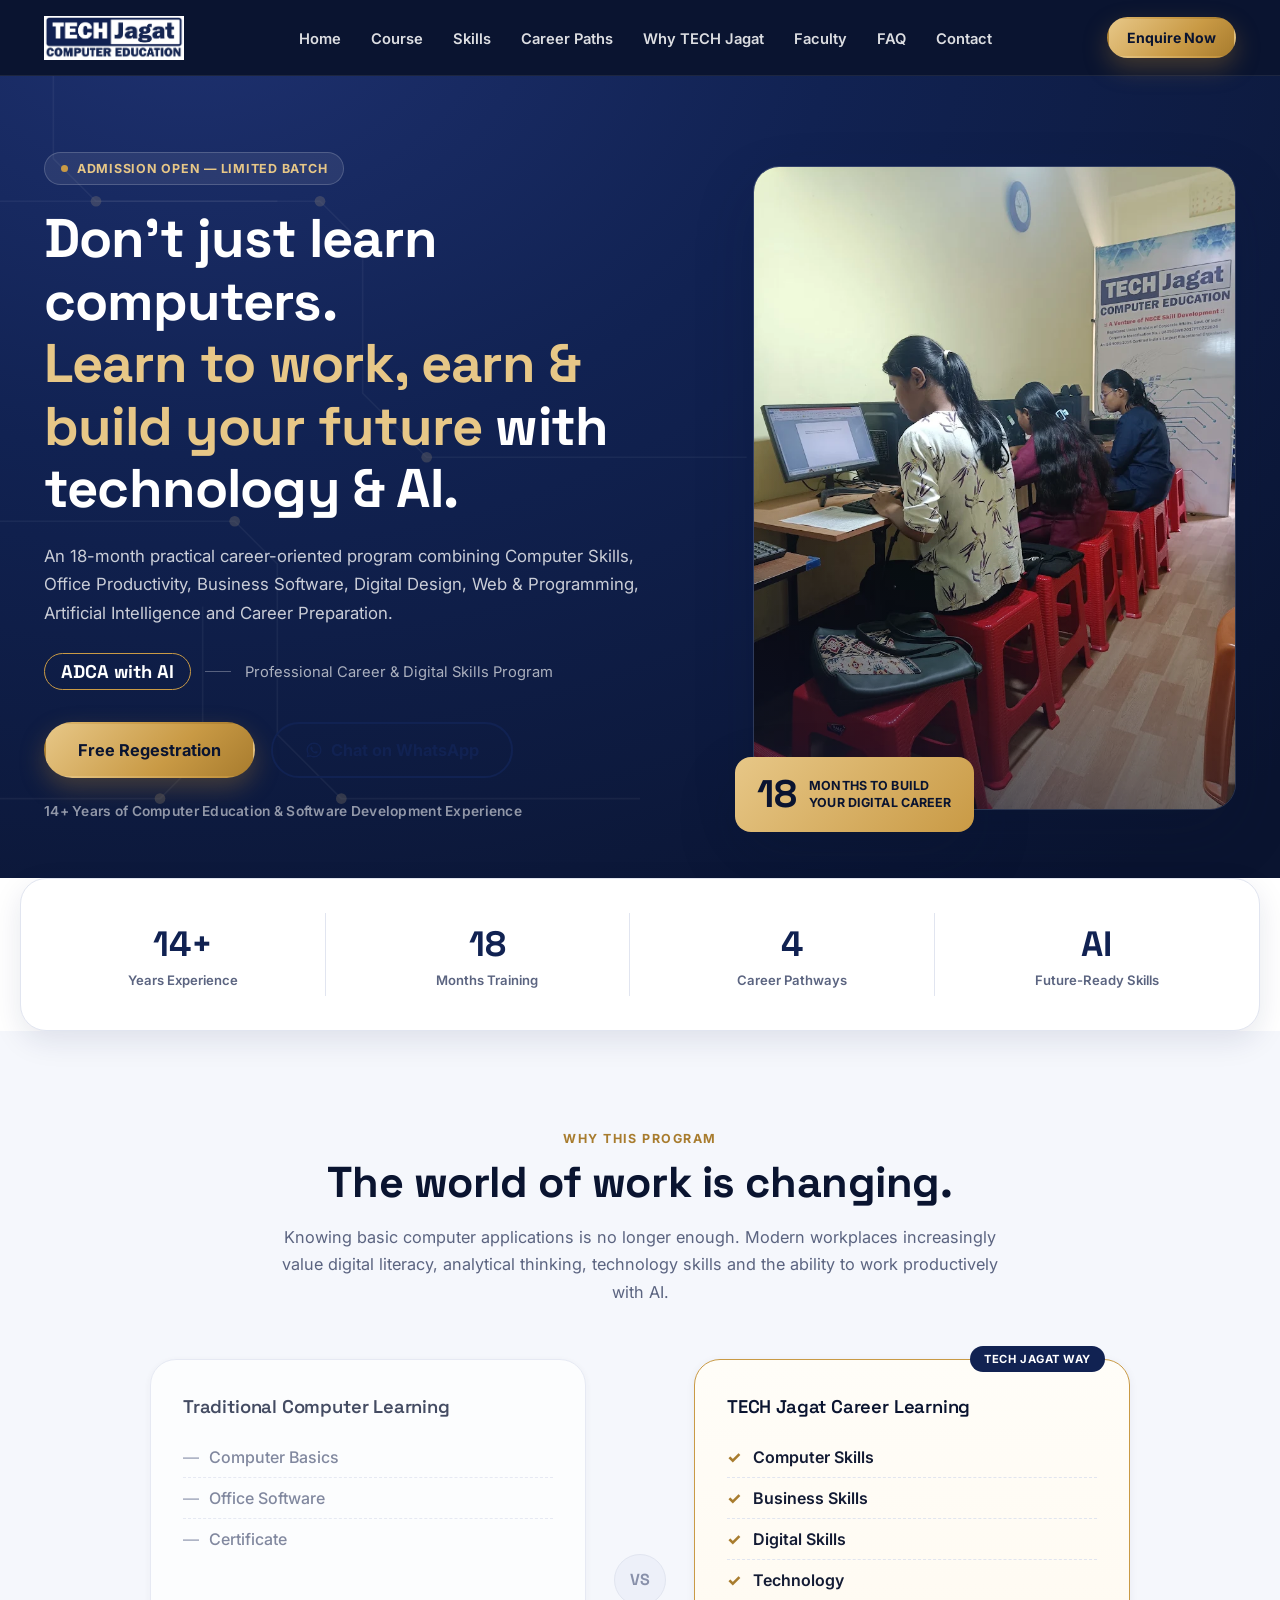
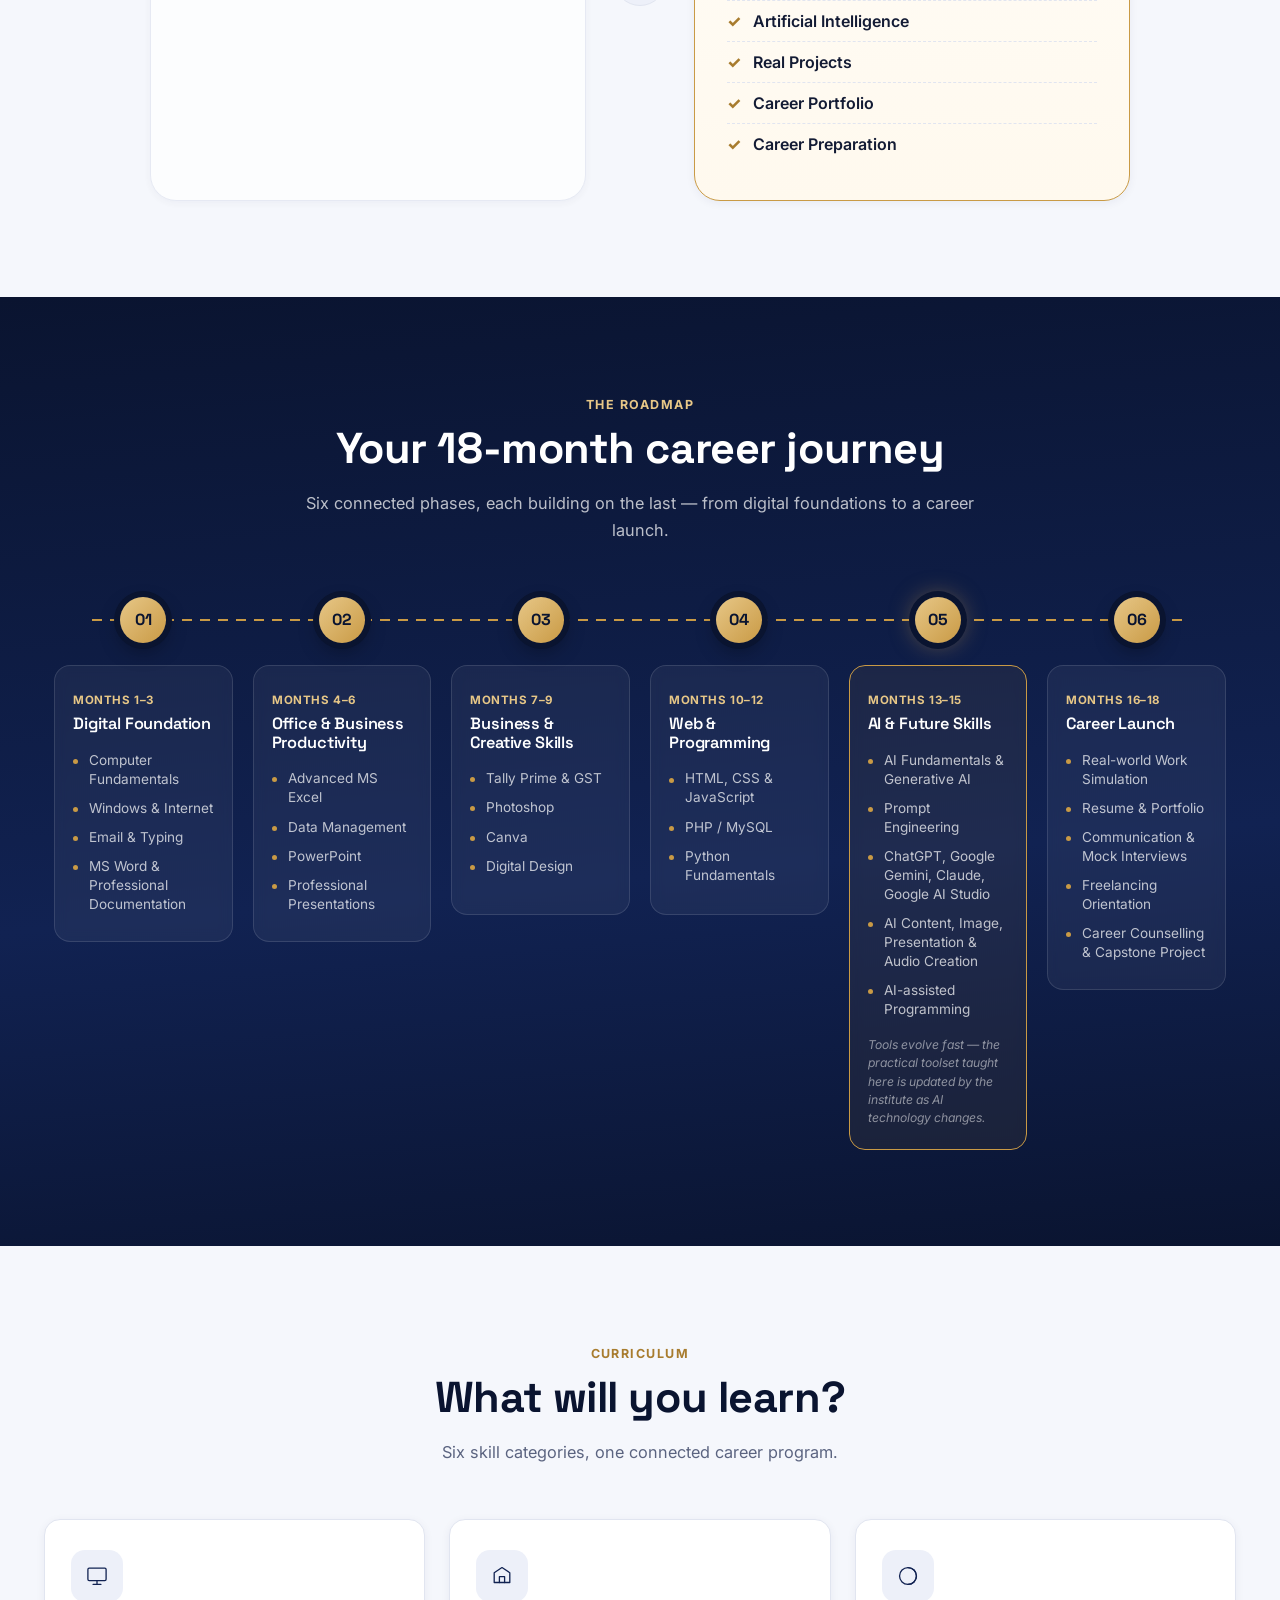
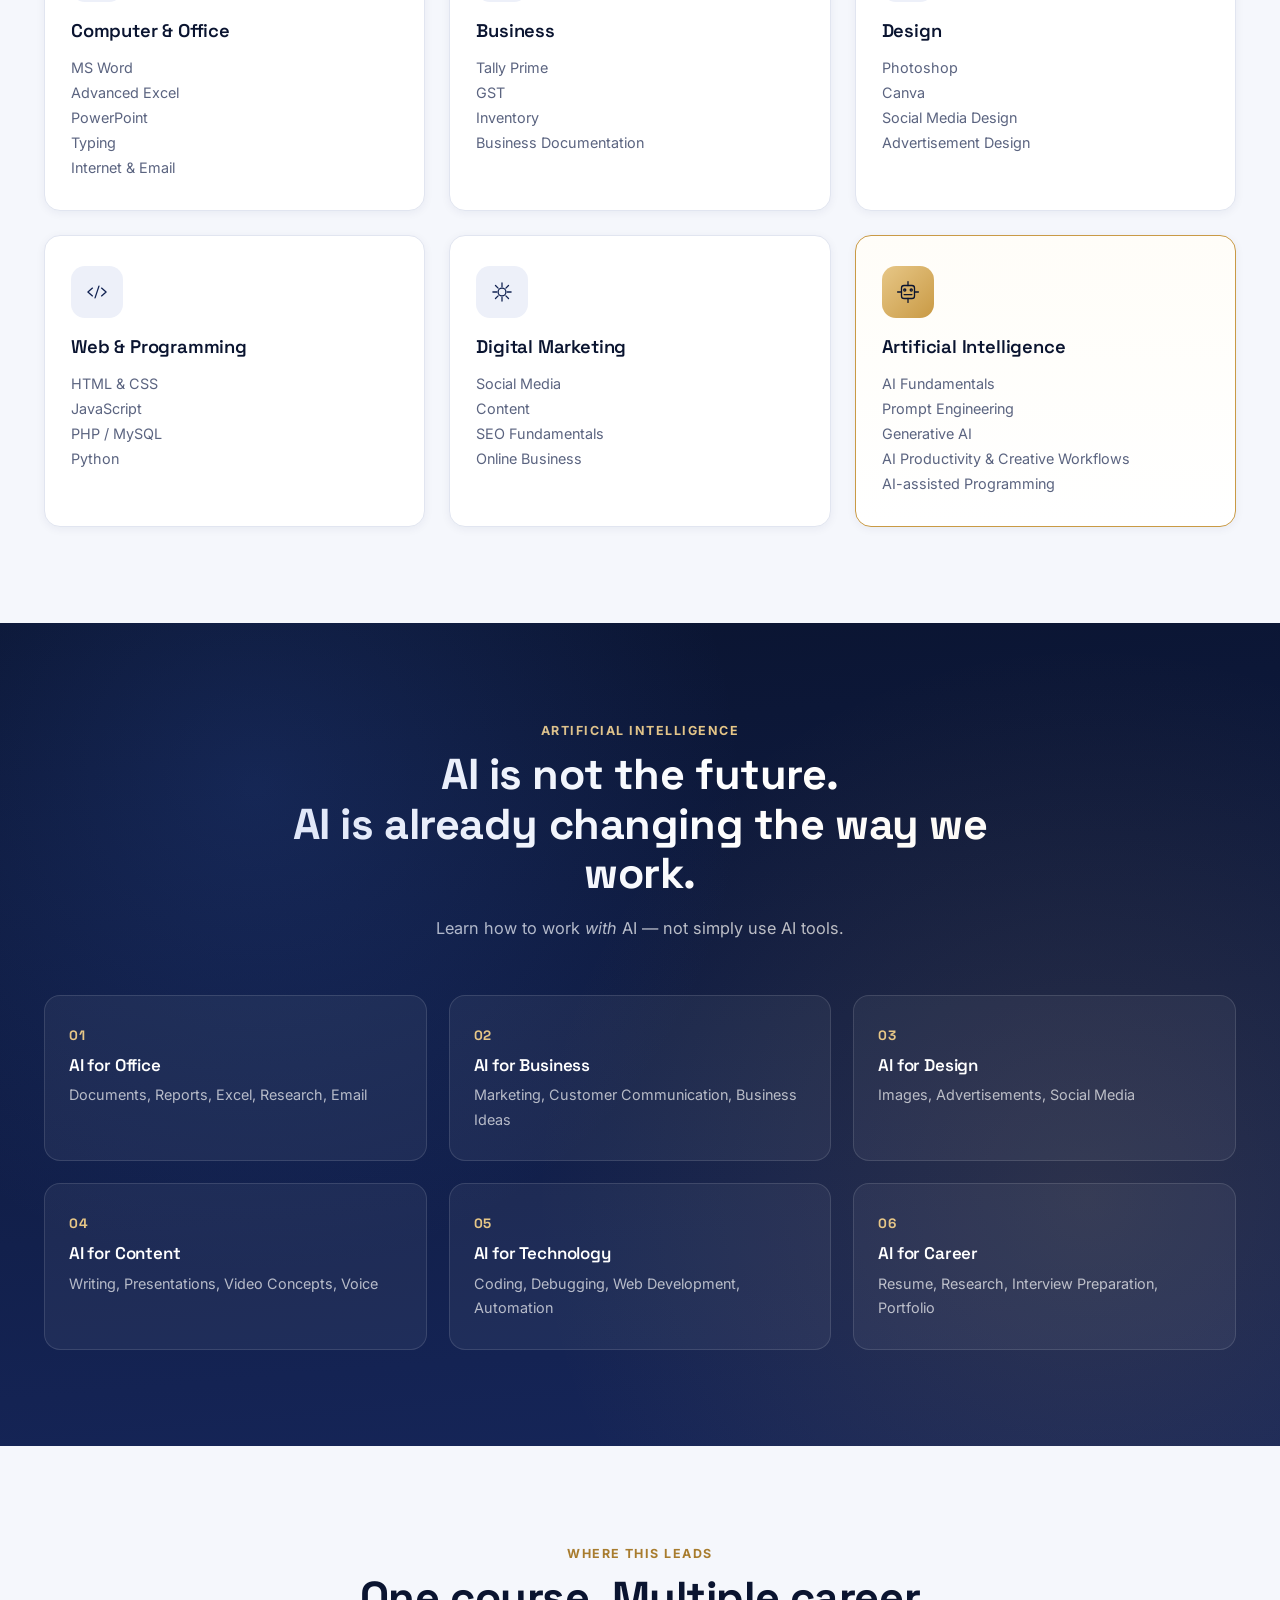
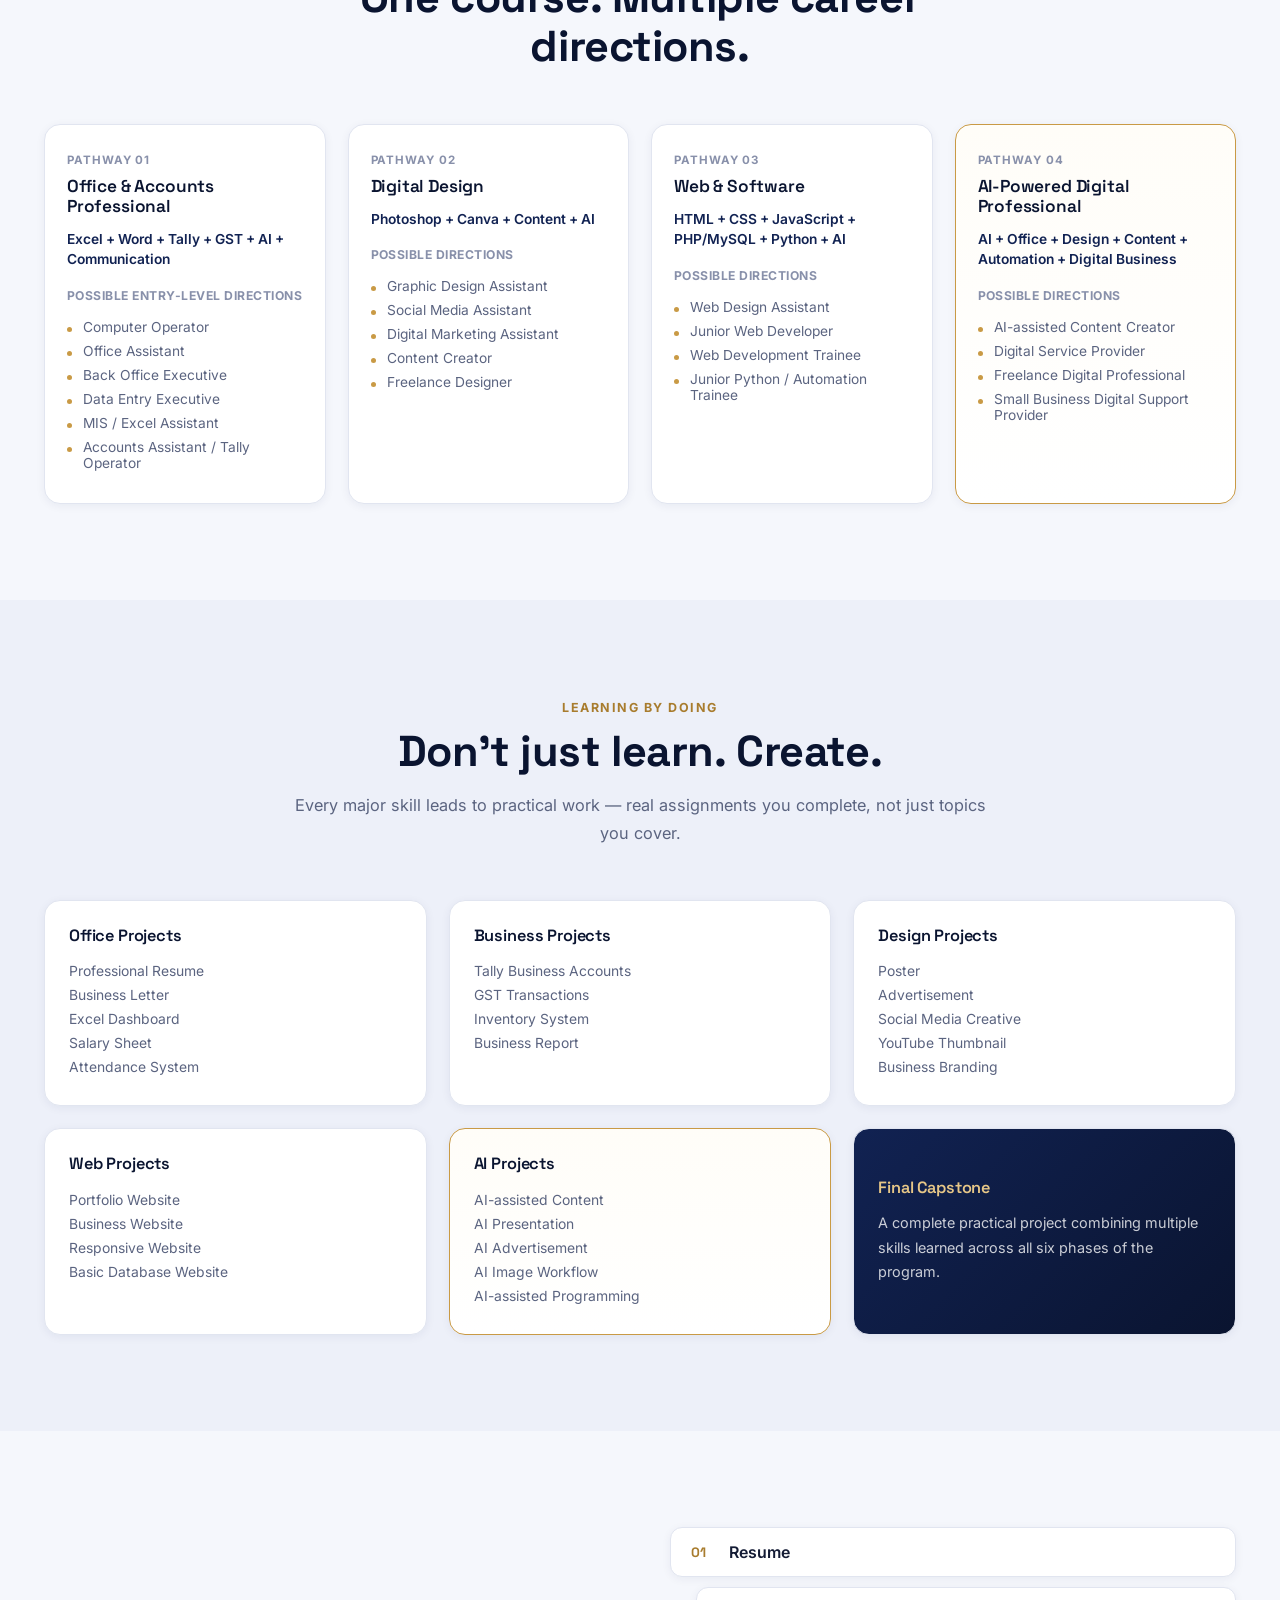
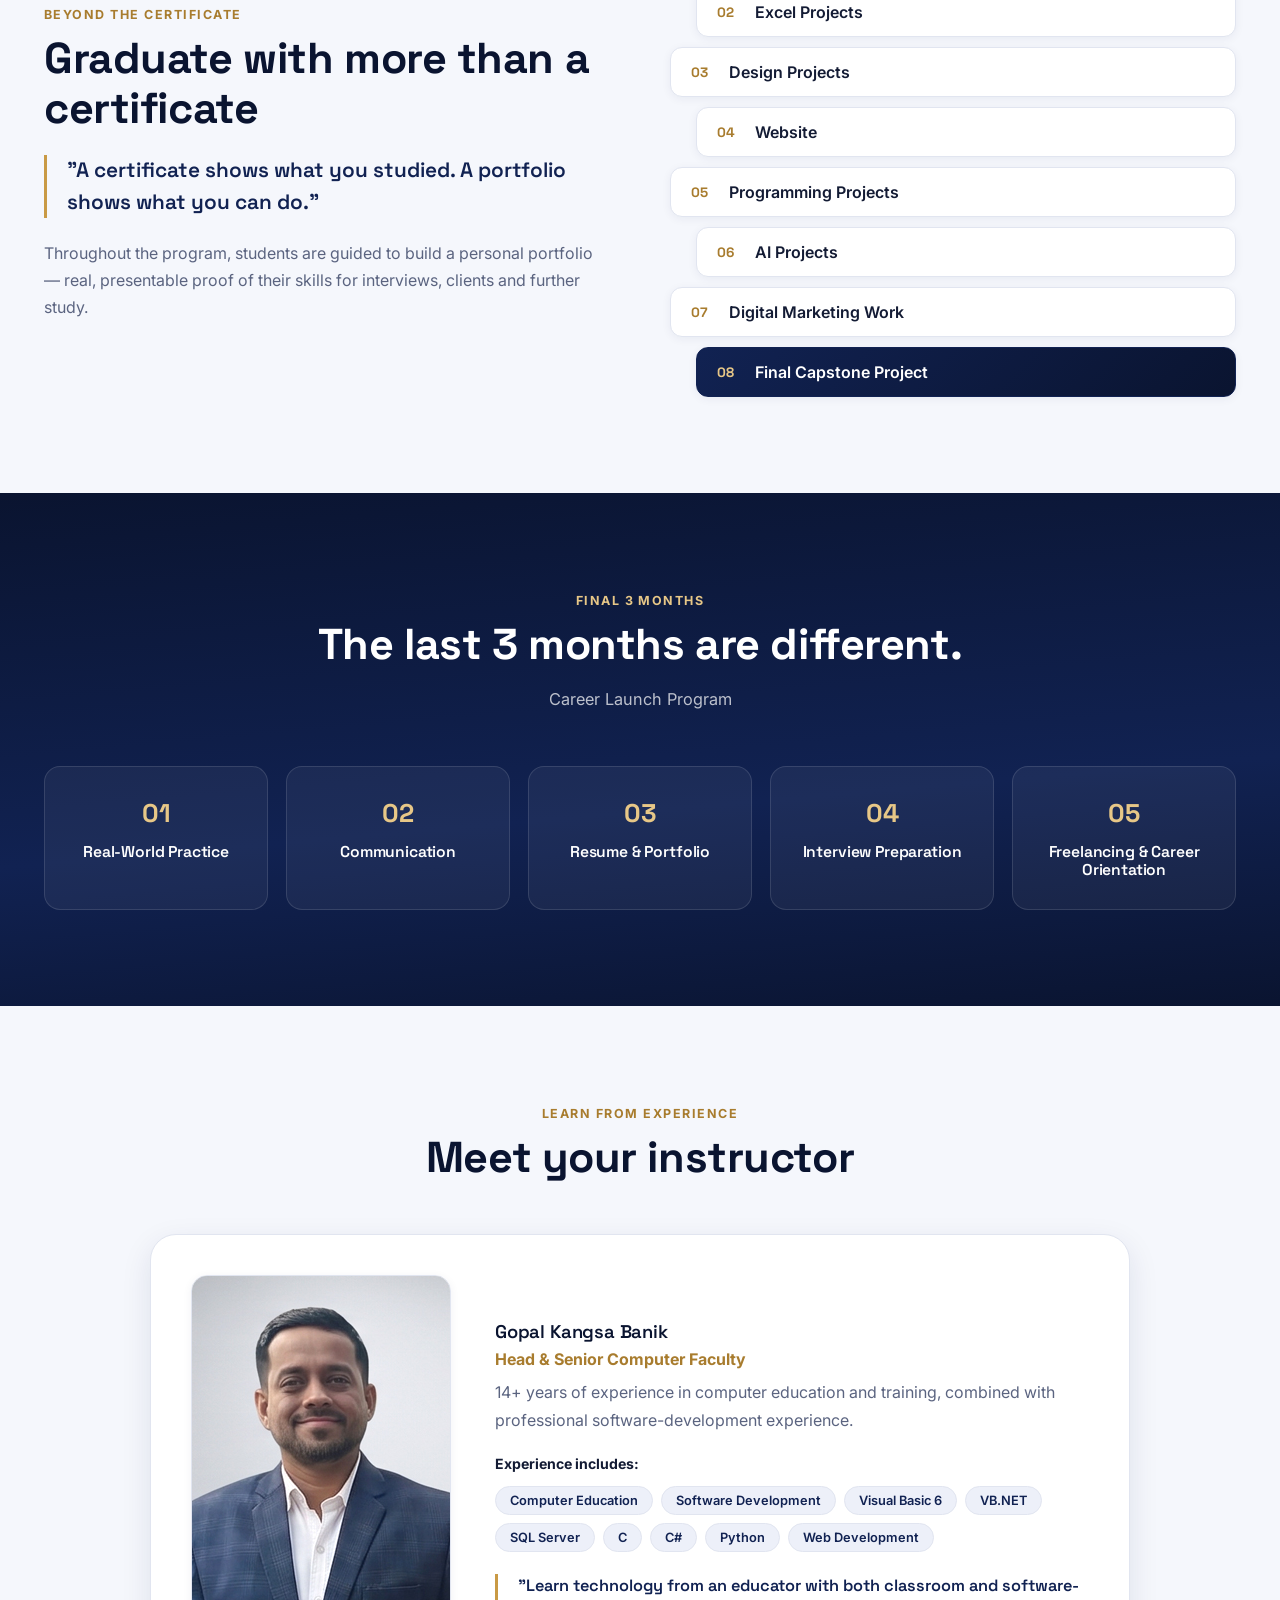
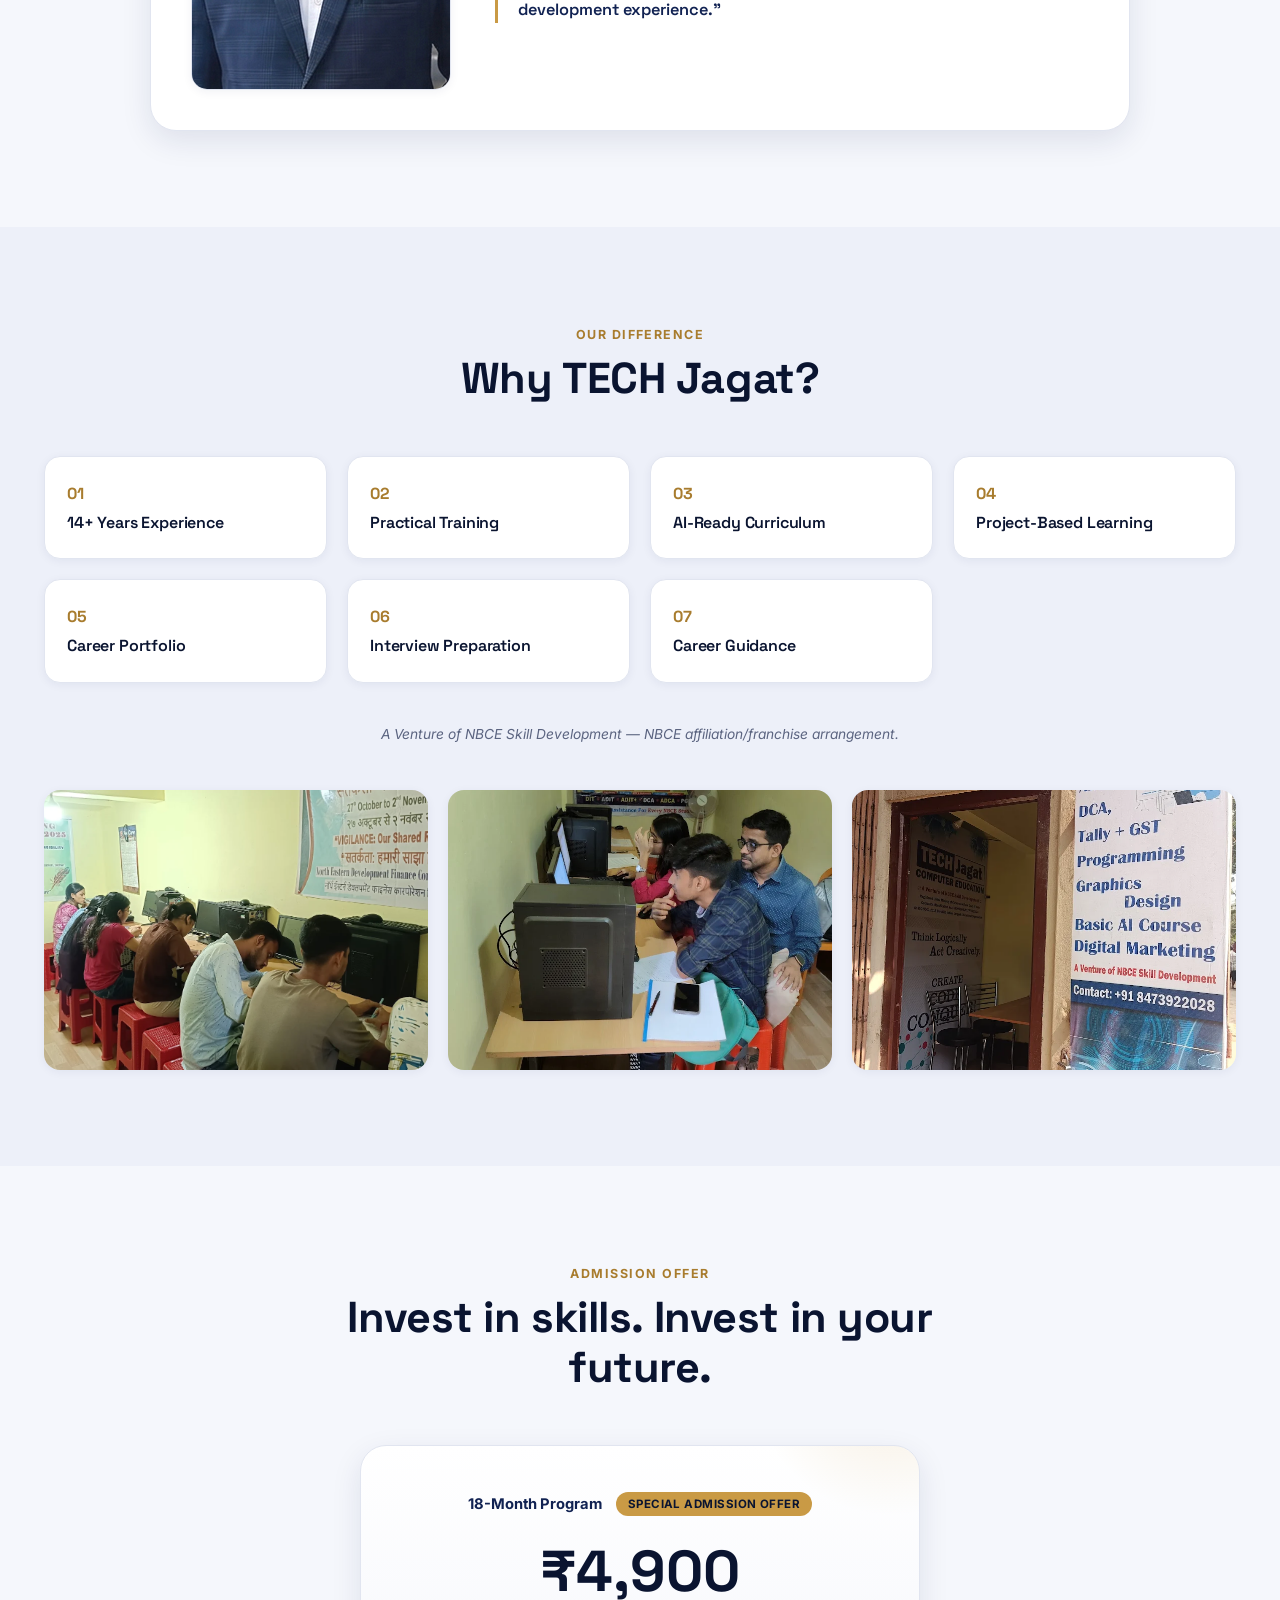
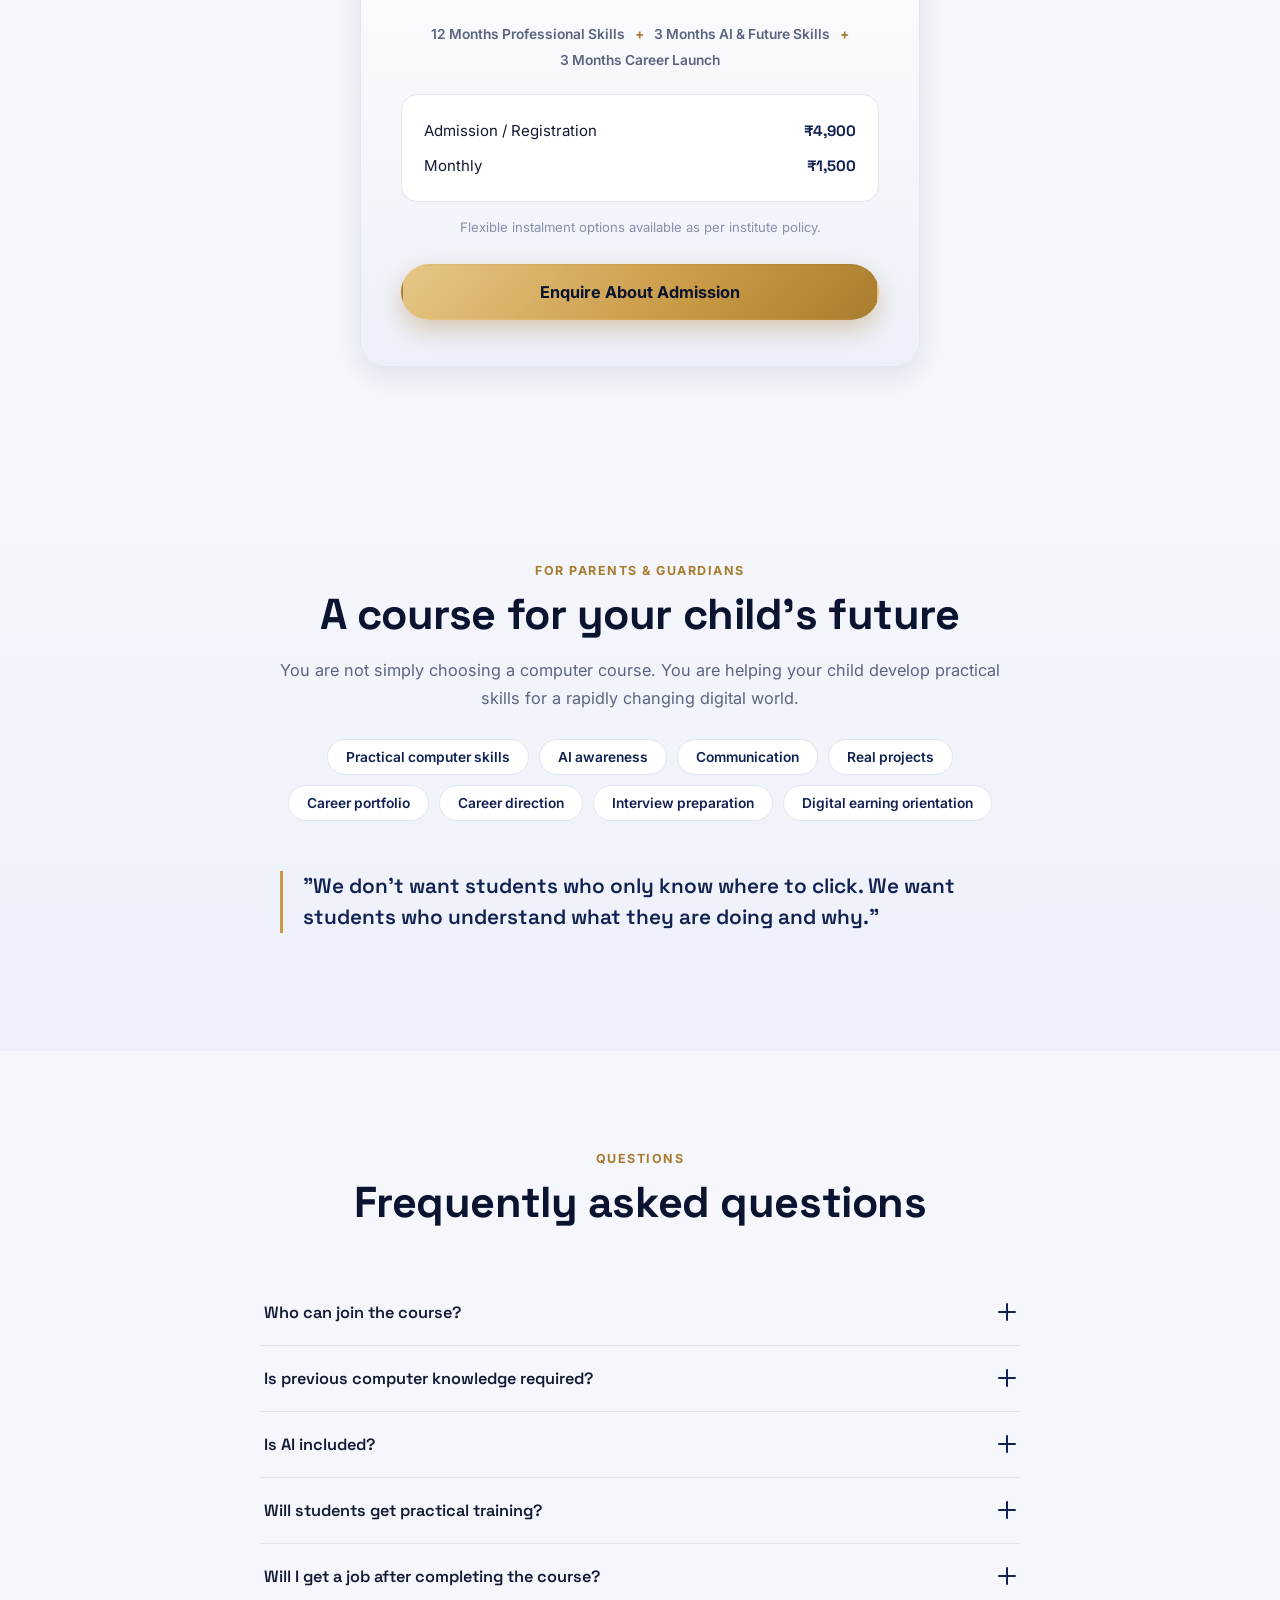
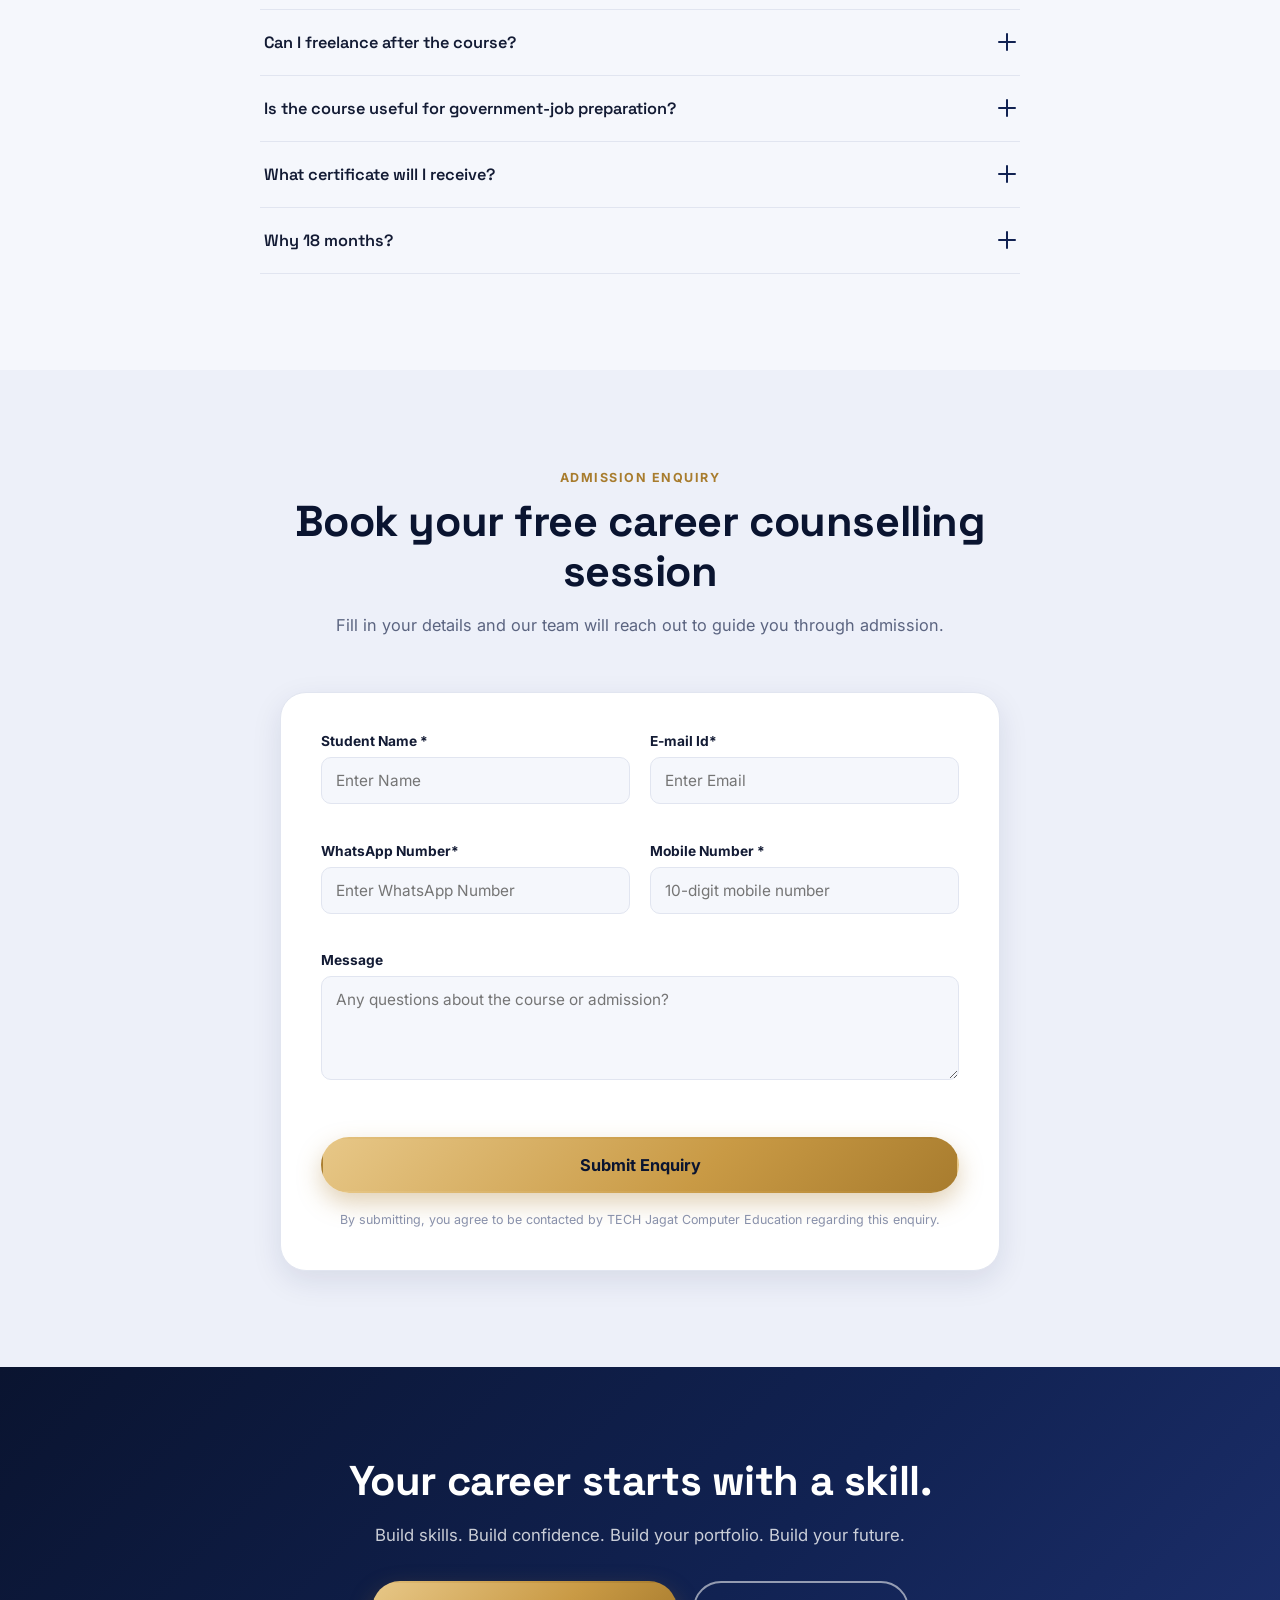
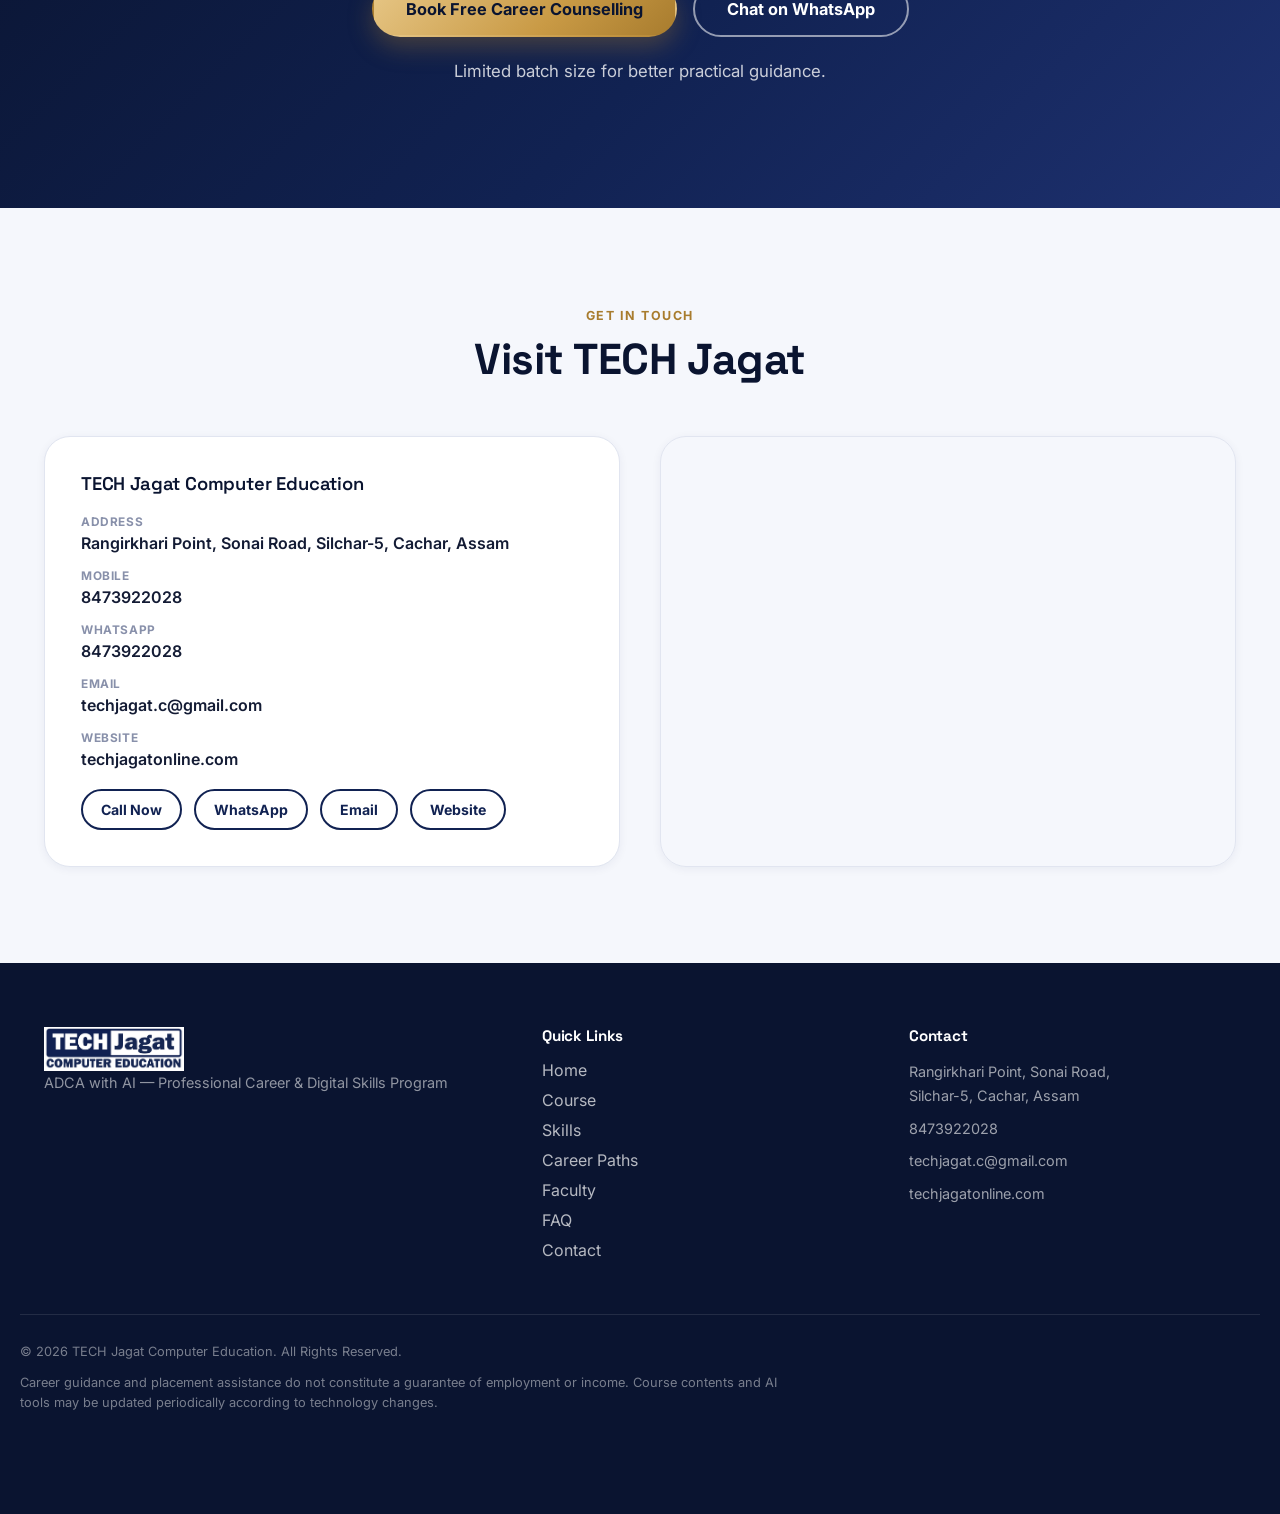
<file: ADCAWithAI.html>
<!DOCTYPE html>
<html lang="en">
<head>
<meta charset="UTF-8">
<meta name="viewport" content="width=device-width, initial-scale=1.0">
<title>ADCA with AI in Silchar | TECH Jagat Computer Education</title>
<meta name="description" content="Join TECH Jagat Computer Education's 18-month ADCA with AI Professional Career & Digital Skills Program in Silchar, Assam. Learn computer skills, Excel, Tally, design, web development, Python, AI and career skills.">
<meta name="keywords" content="ADCA course in Silchar, Computer course in Silchar, Computer institute in Silchar, AI course in Silchar, Job oriented computer course, Computer training in Silchar, Tally course in Silchar, Advanced Excel course, Web development course, Python course, AI skills, TECH Jagat Computer Education">
<meta name="robots" content="index, follow">
<meta property="og:title" content="ADCA with AI in Silchar | TECH Jagat Computer Education">
<meta property="og:description" content="18-month Professional Career & Digital Skills Program combining Office Skills, Business Software, Design, Web Development, AI and Career Preparation.">
<meta property="og:type" content="website">
<meta property="og:image" content="assets/logo.png">
<link rel="icon" href="assets/TechJagat_icon.png" type="image/png">
<link rel="preconnect" href="https://fonts.googleapis.com">
<link rel="preconnect" href="https://fonts.gstatic.com" crossorigin>
<link href="https://fonts.googleapis.com/css2?family=Space+Grotesk:wght@500;600;700&family=Inter:wght@400;500;600;700;800&display=swap" rel="stylesheet">
<link rel="stylesheet" href="style.css">
</head>
<body>

<!-- ============ SKIP LINK ============ -->
<a class="skip-link" href="#main">Skip to main content</a>

<!-- ============ STICKY NAV ============ -->
<header class="site-header" id="siteHeader">
  <div class="nav-wrap container">
    <a href="#home" class="brand" aria-label="TECH Jagat Computer Education — Home">
      <img src="assets/logo.png" alt="TECH Jagat Computer Education logo" class="brand-logo" width="220" height="70">
    </a>

    <nav class="main-nav" id="mainNav" aria-label="Primary">
      <ul>
        <li><a href="#home">Home</a></li>
        <li><a href="#course">Course</a></li>
        <li><a href="#skills">Skills</a></li>
        <li><a href="#careers">Career Paths</a></li>
        <li><a href="#why">Why TECH Jagat</a></li>
        <li><a href="#faculty">Faculty</a></li>
        <li><a href="#faq">FAQ</a></li>
        <li><a href="#contact">Contact</a></li>
      </ul>
    </nav>

    <div class="nav-actions">
      <!--<a href="#enquiry" class="btn btn-accent btn-sm">Enquire Now</a>-->
      <a href="https://script.google.com/macros/s/AKfycbwt80OF_AM1fFfsGf42hnmYx5gBLpoLjS8endJNIJGqi2sb6LVzJbfO44KoLXtSWFqolQ/exec?partner=TJ-CP-001" class="btn btn-accent btn-sm">Enquire Now</a>
      <button class="hamburger" id="hamburgerBtn" aria-label="Open menu" aria-expanded="false" aria-controls="mainNav">
        <span></span><span></span><span></span>
      </button>
    </div>
  </div>
</header>

<main id="main">

<!-- ============ 1. HERO ============ -->
<section class="hero" id="home">
  <div class="hero-bg" aria-hidden="true">
    <svg class="circuit-svg" viewBox="0 0 1200 800" preserveAspectRatio="xMaxYMid slice">
      <g class="circuit-lines">
        <path d="M0 120 H300 L340 160 V300 L400 360 H700" />
        <path d="M0 420 H220 L260 460 V620 L320 680 H600" />
        <path d="M0 680 H150 L190 640 V500" />
        <path d="M50 0 V80 L90 120 H260" />
      </g>
      <g class="circuit-nodes">
        <circle cx="300" cy="120" r="5"/>
        <circle cx="400" cy="360" r="5"/>
        <circle cx="220" cy="420" r="5"/>
        <circle cx="320" cy="680" r="5"/>
        <circle cx="150" cy="680" r="5"/>
        <circle cx="90" cy="120" r="5"/>
      </g>
    </svg>
  </div>

  <div class="container hero-grid">
    <div class="hero-copy">
      <span class="badge">
        <span class="badge-dot"></span> Admission Open — Limited Batch
      </span>

      <h1 class="hero-headline">
        Don't just learn computers.<br>
        <span class="accent-text">Learn to work, earn &amp; build your future</span> with technology &amp; AI.
      </h1>

      <p class="hero-sub">
        An 18-month practical career-oriented program combining Computer Skills, Office Productivity, Business Software, Digital Design, Web &amp; Programming, Artificial Intelligence and Career Preparation.
      </p>

      <div class="hero-course-tag">
        <span class="hct-name">ADCA with AI</span>
        <span class="hct-line"></span>
        <span class="hct-desc">Professional Career &amp; Digital Skills Program</span>
      </div>

      <div class="hero-ctas">
        <a href="https://script.google.com/macros/s/AKfycbwt80OF_AM1fFfsGf42hnmYx5gBLpoLjS8endJNIJGqi2sb6LVzJbfO44KoLXtSWFqolQ/exec?partner=TJ-CP-001" class="btn btn-accent btn-lg">Free Regestration</a>
        <a href="https://wa.me/918473922028?text=Hi%2C%20I%20want%20to%20know%20more%20about%20ADCA%20with%20AI" target="_blank" rel="noopener" class="btn btn-outline btn-lg">
          <svg width="18" height="18" viewBox="0 0 24 24" fill="currentColor" aria-hidden="true"><path d="M12.01 2C6.48 2 2 6.48 2 12c0 1.85.5 3.58 1.36 5.07L2 22l5.06-1.33A9.94 9.94 0 0 0 12.01 22C17.53 22 22 17.52 22 12S17.53 2 12.01 2Zm0 18.15c-1.63 0-3.15-.44-4.46-1.2l-.32-.19-3.01.79.8-2.93-.21-.3A8.16 8.16 0 0 1 3.85 12c0-4.5 3.66-8.15 8.16-8.15S20.17 7.5 20.17 12s-3.66 8.15-8.16 8.15Zm4.48-6.12c-.25-.12-1.45-.71-1.67-.79-.22-.08-.39-.12-.55.12-.16.25-.63.79-.78.95-.14.16-.29.18-.54.06-.25-.12-1.04-.38-1.98-1.21-.73-.65-1.23-1.46-1.37-1.71-.14-.25-.02-.38.11-.51.11-.11.25-.29.37-.43.12-.14.16-.25.25-.41.08-.16.04-.31-.02-.43-.06-.12-.55-1.32-.75-1.81-.2-.48-.4-.41-.55-.42-.14-.01-.31-.01-.47-.01-.16 0-.43.06-.65.31-.22.25-.86.84-.86 2.04 0 1.2.88 2.36 1 2.52.12.16 1.73 2.64 4.2 3.7.59.25 1.05.4 1.41.52.59.19 1.13.16 1.56.1.48-.07 1.45-.59 1.65-1.16.2-.57.2-1.06.14-1.16-.06-.11-.22-.17-.47-.29Z"/></svg>
          Chat on WhatsApp
        </a>
      </div>

      <p class="hero-trust">14+ Years of Computer Education &amp; Software Development Experience</p>
    </div>

    <div class="hero-media">
      <div class="hero-photo-frame">
        <img src="assets/classroom-1.webp" alt="Students practising on computers at TECH Jagat Computer Education, Silchar" loading="eager" width="765" height="1020">
      </div>
      <div class="hero-duration-card">
        <span class="hdc-num">18</span>
        <span class="hdc-label">Months to build<br>your digital career</span>
      </div>
    </div>
  </div>
</section>

<!-- ============ 2. QUICK STATS ============ -->
<section class="stats-strip">
  <div class="container stats-grid">
    <div class="stat-card">
      <span class="stat-num">14+</span>
      <span class="stat-label">Years Experience</span>
    </div>
    <div class="stat-card">
      <span class="stat-num">18</span>
      <span class="stat-label">Months Training</span>
    </div>
    <div class="stat-card">
      <span class="stat-num">4</span>
      <span class="stat-label">Career Pathways</span>
    </div>
    <div class="stat-card">
      <span class="stat-num">AI</span>
      <span class="stat-label">Future-Ready Skills</span>
    </div>
  </div>
</section>

<!-- ============ 3. WHY THIS COURSE ============ -->
<section class="section" id="course">
  <div class="container">
    <div class="section-head center">
      <span class="eyebrow">Why This Program</span>
      <h2>The world of work is changing.</h2>
      <p class="section-sub">Knowing basic computer applications is no longer enough. Modern workplaces increasingly value digital literacy, analytical thinking, technology skills and the ability to work productively with AI.</p>
    </div>

    <div class="compare-grid">
      <div class="compare-card compare-old">
        <h3>Traditional Computer Learning</h3>
        <ul class="compare-list">
          <li>Computer Basics</li>
          <li>Office Software</li>
          <li>Certificate</li>
        </ul>
      </div>

      <div class="compare-vs" aria-hidden="true">VS</div>

      <div class="compare-card compare-new">
        <span class="compare-flag">TECH Jagat Way</span>
        <h3>TECH Jagat Career Learning</h3>
        <ul class="compare-list compare-list-new">
          <li>Computer Skills</li>
          <li>Business Skills</li>
          <li>Digital Skills</li>
          <li>Technology</li>
          <li>Artificial Intelligence</li>
          <li>Real Projects</li>
          <li>Career Portfolio</li>
          <li>Career Preparation</li>
        </ul>
      </div>
    </div>
  </div>
</section>

<!-- ============ 4. COURSE JOURNEY ============ -->
<section class="section section-dark" id="journey">
  <div class="container">
    <div class="section-head center light">
      <span class="eyebrow eyebrow-light">The Roadmap</span>
      <h2>Your 18-month career journey</h2>
      <p class="section-sub sub-light">Six connected phases, each building on the last — from digital foundations to a career launch.</p>
    </div>

    <div class="journey-track" role="list">

      <div class="journey-phase" role="listitem">
        <div class="jp-node">01</div>
        <div class="jp-card">
          <span class="jp-months">Months 1–3</span>
          <h3>Digital Foundation</h3>
          <ul>
            <li>Computer Fundamentals</li>
            <li>Windows &amp; Internet</li>
            <li>Email &amp; Typing</li>
            <li>MS Word &amp; Professional Documentation</li>
          </ul>
        </div>
      </div>

      <div class="journey-phase" role="listitem">
        <div class="jp-node">02</div>
        <div class="jp-card">
          <span class="jp-months">Months 4–6</span>
          <h3>Office &amp; Business Productivity</h3>
          <ul>
            <li>Advanced MS Excel</li>
            <li>Data Management</li>
            <li>PowerPoint</li>
            <li>Professional Presentations</li>
          </ul>
        </div>
      </div>

      <div class="journey-phase" role="listitem">
        <div class="jp-node">03</div>
        <div class="jp-card">
          <span class="jp-months">Months 7–9</span>
          <h3>Business &amp; Creative Skills</h3>
          <ul>
            <li>Tally Prime &amp; GST</li>
            <li>Photoshop</li>
            <li>Canva</li>
            <li>Digital Design</li>
          </ul>
        </div>
      </div>

      <div class="journey-phase" role="listitem">
        <div class="jp-node">04</div>
        <div class="jp-card">
          <span class="jp-months">Months 10–12</span>
          <h3>Web &amp; Programming</h3>
          <ul>
            <li>HTML, CSS &amp; JavaScript</li>
            <li>PHP / MySQL</li>
            <li>Python Fundamentals</li>
          </ul>
        </div>
      </div>

      <div class="journey-phase jp-ai" role="listitem">
        <div class="jp-node">05</div>
        <div class="jp-card">
          <span class="jp-months">Months 13–15</span>
          <h3>AI &amp; Future Skills</h3>
          <ul>
            <li>AI Fundamentals &amp; Generative AI</li>
            <li>Prompt Engineering</li>
            <li>ChatGPT, Google Gemini, Claude, Google AI Studio</li>
            <li>AI Content, Image, Presentation &amp; Audio Creation</li>
            <li>AI-assisted Programming</li>
          </ul>
          <p class="jp-note">Tools evolve fast — the practical toolset taught here is updated by the institute as AI technology changes.</p>
        </div>
      </div>

      <div class="journey-phase" role="listitem">
        <div class="jp-node">06</div>
        <div class="jp-card">
          <span class="jp-months">Months 16–18</span>
          <h3>Career Launch</h3>
          <ul>
            <li>Real-world Work Simulation</li>
            <li>Resume &amp; Portfolio</li>
            <li>Communication &amp; Mock Interviews</li>
            <li>Freelancing Orientation</li>
            <li>Career Counselling &amp; Capstone Project</li>
          </ul>
        </div>
      </div>

    </div>
  </div>
</section>

<!-- ============ 5. SKILLS SECTION ============ -->
<section class="section" id="skills">
  <div class="container">
    <div class="section-head center">
      <span class="eyebrow">Curriculum</span>
      <h2>What will you learn?</h2>
      <p class="section-sub">Six skill categories, one connected career program.</p>
    </div>

    <div class="skills-grid">
      <div class="skill-card">
        <div class="skill-icon" aria-hidden="true">
          <svg viewBox="0 0 40 40"><rect x="6" y="8" width="28" height="19" rx="2"/><path d="M14 33h12M20 27v6"/></svg>
        </div>
        <h3>Computer &amp; Office</h3>
        <ul><li>MS Word</li><li>Advanced Excel</li><li>PowerPoint</li><li>Typing</li><li>Internet &amp; Email</li></ul>
      </div>

      <div class="skill-card">
        <div class="skill-icon" aria-hidden="true">
          <svg viewBox="0 0 40 40"><path d="M8 30V15l12-8 12 8v15z"/><path d="M16 30v-9h8v9"/></svg>
        </div>
        <h3>Business</h3>
        <ul><li>Tally Prime</li><li>GST</li><li>Inventory</li><li>Business Documentation</li></ul>
      </div>

      <div class="skill-card">
        <div class="skill-icon" aria-hidden="true">
          <svg viewBox="0 0 40 40"><circle cx="20" cy="20" r="13"/><path d="M20 7a13 13 0 0 1 0 26"/></svg>
        </div>
        <h3>Design</h3>
        <ul><li>Photoshop</li><li>Canva</li><li>Social Media Design</li><li>Advertisement Design</li></ul>
      </div>

      <div class="skill-card">
        <div class="skill-icon" aria-hidden="true">
          <svg viewBox="0 0 40 40"><path d="M13 14 6 20l7 6M27 14l7 6-7 6M23 11l-6 18"/></svg>
        </div>
        <h3>Web &amp; Programming</h3>
        <ul><li>HTML &amp; CSS</li><li>JavaScript</li><li>PHP / MySQL</li><li>Python</li></ul>
      </div>

      <div class="skill-card">
        <div class="skill-icon" aria-hidden="true">
          <svg viewBox="0 0 40 40"><path d="M20 6v6M20 28v6M6 20h6M28 20h6M10 10l4 4M26 26l4 4M30 10l-4 4M14 26l-4 4"/><circle cx="20" cy="20" r="6"/></svg>
        </div>
        <h3>Digital Marketing</h3>
        <ul><li>Social Media</li><li>Content</li><li>SEO Fundamentals</li><li>Online Business</li></ul>
      </div>

      <div class="skill-card skill-card-ai">
        <div class="skill-icon" aria-hidden="true">
          <svg viewBox="0 0 40 40"><rect x="10" y="10" width="20" height="20" rx="4"/><path d="M20 4v6M20 30v6M4 20h6M30 20h6"/><circle cx="15" cy="17" r="1.6"/><circle cx="25" cy="17" r="1.6"/><path d="M14 24h12"/></svg>
        </div>
        <h3>Artificial Intelligence</h3>
        <ul><li>AI Fundamentals</li><li>Prompt Engineering</li><li>Generative AI</li><li>AI Productivity &amp; Creative Workflows</li><li>AI-assisted Programming</li></ul>
      </div>
    </div>
  </div>
</section>

<!-- ============ 6. AI SECTION ============ -->
<section class="section section-ai" id="ai">
  <div class="ai-bg-pattern" aria-hidden="true"></div>
  <div class="container">
    <div class="section-head center light">
      <span class="eyebrow eyebrow-ai">Artificial Intelligence</span>
      <h2>AI is not the future.<br>AI is already changing the way we work.</h2>
      <p class="section-sub sub-light">Learn how to work <em>with</em> AI — not simply use AI tools.</p>
    </div>

    <div class="ai-grid">
      <div class="ai-card">
        <span class="ai-card-num">01</span>
        <h3>AI for Office</h3>
        <p>Documents, Reports, Excel, Research, Email</p>
      </div>
      <div class="ai-card">
        <span class="ai-card-num">02</span>
        <h3>AI for Business</h3>
        <p>Marketing, Customer Communication, Business Ideas</p>
      </div>
      <div class="ai-card">
        <span class="ai-card-num">03</span>
        <h3>AI for Design</h3>
        <p>Images, Advertisements, Social Media</p>
      </div>
      <div class="ai-card">
        <span class="ai-card-num">04</span>
        <h3>AI for Content</h3>
        <p>Writing, Presentations, Video Concepts, Voice</p>
      </div>
      <div class="ai-card">
        <span class="ai-card-num">05</span>
        <h3>AI for Technology</h3>
        <p>Coding, Debugging, Web Development, Automation</p>
      </div>
      <div class="ai-card">
        <span class="ai-card-num">06</span>
        <h3>AI for Career</h3>
        <p>Resume, Research, Interview Preparation, Portfolio</p>
      </div>
    </div>
  </div>
</section>

<!-- ============ 7. CAREER PATHWAYS ============ -->
<section class="section" id="careers">
  <div class="container">
    <div class="section-head center">
      <span class="eyebrow">Where This Leads</span>
      <h2>One course. Multiple career directions.</h2>
    </div>

    <div class="careers-grid">
      <div class="career-card">
        <span class="career-tag">Pathway 01</span>
        <h3>Office &amp; Accounts Professional</h3>
        <p class="career-skills">Excel + Word + Tally + GST + AI + Communication</p>
        <p class="career-label">Possible entry-level directions</p>
        <ul>
          <li>Computer Operator</li>
          <li>Office Assistant</li>
          <li>Back Office Executive</li>
          <li>Data Entry Executive</li>
          <li>MIS / Excel Assistant</li>
          <li>Accounts Assistant / Tally Operator</li>
        </ul>
      </div>

      <div class="career-card">
        <span class="career-tag">Pathway 02</span>
        <h3>Digital Design </h3>
        <p class="career-skills">Photoshop + Canva + Content + AI</p>
        <p class="career-label">Possible directions</p>
        <ul>
          <li>Graphic Design Assistant</li>
          <li>Social Media Assistant</li>
          <li>Digital Marketing Assistant</li>
          <li>Content Creator</li>
          <li>Freelance Designer</li>
        </ul>
      </div>

      <div class="career-card">
        <span class="career-tag">Pathway 03</span>
        <h3>Web &amp; Software</h3>
        <p class="career-skills">HTML + CSS + JavaScript + PHP/MySQL + Python + AI</p>
        <p class="career-label">Possible directions</p>
        <ul>
          <li>Web Design Assistant</li>
          <li>Junior Web Developer</li>
          <li>Web Development Trainee</li>
          <li>Junior Python / Automation Trainee</li>
        </ul>
      </div>

      <div class="career-card career-card-ai">
        <span class="career-tag">Pathway 04</span>
        <h3>AI-Powered Digital Professional</h3>
        <p class="career-skills">AI + Office + Design + Content + Automation + Digital Business</p>
        <p class="career-label">Possible directions</p>
        <ul>
          <li>AI-assisted Content Creator</li>
          <li>Digital Service Provider</li>
          <li>Freelance Digital Professional</li>
          <li>Small Business Digital Support Provider</li>
        </ul>
      </div>
    </div>
  </div>
</section>

<!-- ============ 8. PRACTICAL PROJECTS ============ -->
<section class="section section-tint">
  <div class="container">
    <div class="section-head center">
      <span class="eyebrow">Learning By Doing</span>
      <h2>Don't just learn. Create.</h2>
      <p class="section-sub">Every major skill leads to practical work — real assignments you complete, not just topics you cover.</p>
    </div>

    <div class="projects-grid">
      <div class="project-card">
        <h3>Office Projects</h3>
        <ul><li>Professional Resume</li><li>Business Letter</li><li>Excel Dashboard</li><li>Salary Sheet</li><li>Attendance System</li></ul>
      </div>
      <div class="project-card">
        <h3>Business Projects</h3>
        <ul><li>Tally Business Accounts</li><li>GST Transactions</li><li>Inventory System</li><li>Business Report</li></ul>
      </div>
      <div class="project-card">
        <h3>Design Projects</h3>
        <ul><li>Poster</li><li>Advertisement</li><li>Social Media Creative</li><li>YouTube Thumbnail</li><li>Business Branding</li></ul>
      </div>
      <div class="project-card">
        <h3>Web Projects</h3>
        <ul><li>Portfolio Website</li><li>Business Website</li><li>Responsive Website</li><li>Basic Database Website</li></ul>
      </div>
      <div class="project-card project-card-ai">
        <h3>AI Projects</h3>
        <ul><li>AI-assisted Content</li><li>AI Presentation</li><li>AI Advertisement</li><li>AI Image Workflow</li><li>AI-assisted Programming</li></ul>
      </div>
      <div class="project-card project-card-capstone">
        <h3>Final Capstone</h3>
        <p>A complete practical project combining multiple skills learned across all six phases of the program.</p>
      </div>
    </div>
  </div>
</section>

<!-- ============ 9. CAREER PORTFOLIO ============ -->
<section class="section" id="portfolio">
  <div class="container portfolio-grid">
    <div class="portfolio-copy">
      <span class="eyebrow">Beyond The Certificate</span>
      <h2>Graduate with more than a certificate</h2>
      <blockquote class="pull-quote">"A certificate shows what you studied. A portfolio shows what you can do."</blockquote>
      <p>Throughout the program, students are guided to build a personal portfolio — real, presentable proof of their skills for interviews, clients and further study.</p>
    </div>

    <div class="portfolio-visual">
      <div class="portfolio-stack">
        <div class="pf-item"><span>01</span>Resume</div>
        <div class="pf-item"><span>02</span>Excel Projects</div>
        <div class="pf-item"><span>03</span>Design Projects</div>
        <div class="pf-item"><span>04</span>Website</div>
        <div class="pf-item"><span>05</span>Programming Projects</div>
        <div class="pf-item"><span>06</span>AI Projects</div>
        <div class="pf-item"><span>07</span>Digital Marketing Work</div>
        <div class="pf-item pf-item-final"><span>08</span>Final Capstone Project</div>
      </div>
    </div>
  </div>
</section>

<!-- ============ 10. CAREER LAUNCH ============ -->
<section class="section section-dark" id="launch">
  <div class="container">
    <div class="section-head center light">
      <span class="eyebrow eyebrow-light">Final 3 Months</span>
      <h2>The last 3 months are different.</h2>
      <p class="section-sub sub-light">Career Launch Program</p>
    </div>

    <div class="launch-steps">
      <div class="launch-step">
        <div class="ls-num">01</div>
        <h3>Real-World Practice</h3>
      </div>
      <div class="launch-step">
        <div class="ls-num">02</div>
        <h3>Communication</h3>
      </div>
      <div class="launch-step">
        <div class="ls-num">03</div>
        <h3>Resume &amp; Portfolio</h3>
      </div>
      <div class="launch-step">
        <div class="ls-num">04</div>
        <h3>Interview Preparation</h3>
      </div>
      <div class="launch-step">
        <div class="ls-num">05</div>
        <h3>Freelancing &amp; Career Orientation</h3>
      </div>
    </div>
  </div>
</section>

<!-- ============ 11. FACULTY ============ -->
<section class="section" id="faculty">
  <div class="container">
    <div class="section-head center">
      <span class="eyebrow">Learn From Experience</span>
      <h2>Meet your instructor</h2>
    </div>

    <div class="faculty-card">
      <div class="faculty-photo">
        <img src="assets/faculty-gopal.jpg" alt="Gopal Kangsa Banik, Head and Senior Computer Faculty at TECH Jagat Computer Education" loading="lazy" width="295" height="413">
      </div>
      <div class="faculty-info">
        <h3>Gopal Kangsa Banik</h3>
        <p class="faculty-role">Head &amp; Senior Computer Faculty</p>
        <p>14+ years of experience in computer education and training, combined with professional software-development experience.</p>

        <p class="faculty-exp-label">Experience includes:</p>
        <div class="faculty-tags">
          <span>Computer Education</span>
          <span>Software Development</span>
          <span>Visual Basic 6</span>
          <span>VB.NET</span>
          <span>SQL Server</span>
          <span>C</span>
          <span>C#</span>
          <span>Python</span>
          <span>Web Development</span>
        </div>

        <blockquote class="pull-quote pull-quote-sm">"Learn technology from an educator with both classroom and software-development experience."</blockquote>
      </div>
    </div>
  </div>
</section>

<!-- ============ 12. WHY TECH JAGAT ============ -->
<section class="section section-tint" id="why">
  <div class="container">
    <div class="section-head center">
      <span class="eyebrow">Our Difference</span>
      <h2>Why TECH Jagat?</h2>
    </div>

    <div class="why-grid">
      <div class="why-card"><span class="why-num">01</span><h3>14+ Years Experience</h3></div>
      <div class="why-card"><span class="why-num">02</span><h3>Practical Training</h3></div>
      <div class="why-card"><span class="why-num">03</span><h3>AI-Ready Curriculum</h3></div>
      <div class="why-card"><span class="why-num">04</span><h3>Project-Based Learning</h3></div>
      <div class="why-card"><span class="why-num">05</span><h3>Career Portfolio</h3></div>
      <div class="why-card"><span class="why-num">06</span><h3>Interview Preparation</h3></div>
      <div class="why-card"><span class="why-num">07</span><h3>Career Guidance</h3></div>
    </div>

    <p class="why-affil">A Venture of NBCE Skill Development — NBCE affiliation/franchise arrangement.</p>

    <div class="gallery-strip">
      <img src="assets/classroom-3.webp" alt="Students at a TECH Jagat computer lab session in Silchar" loading="lazy">
      <img src="assets/classroom-2.webp" alt="Faculty guiding students on a computer at TECH Jagat, Silchar" loading="lazy">
      <img src="assets/storefront.webp" alt="TECH Jagat Computer Education institute entrance, Rangirkhari Point, Silchar" loading="lazy">
    </div>
  </div>
</section>

<!-- ============ 13. FEE SECTION ============ -->
<section class="section" id="fee">
  <div class="container">
    <div class="section-head center">
      <span class="eyebrow">Admission Offer</span>
      <h2>Invest in skills. Invest in your future.</h2>
    </div>

    <div class="fee-card">
      <div class="fee-card-top">
        <span class="fee-program">18-Month Program</span>
        <span class="fee-offer-badge">Special Admission Offer</span>
      </div>

      <div class="fee-amount" >₹4,900</div>

      <div class="fee-breakdown">
        <span>12 Months Professional Skills</span>
        <span class="fee-plus">+</span>
        <span>3 Months AI &amp; Future Skills</span>
        <span class="fee-plus">+</span>
        <span>3 Months Career Launch</span>
      </div>

      <div class="fee-payment">
        <div class="fee-payment-row">
          <span>Admission / Registration</span>
          <strong >₹4,900</strong>
        </div>
        <div class="fee-payment-row">
          <span>Monthly</span>
          <!---<span><strong>1500</strong></span>-->
          
          <strong >₹1,500</strong>
        </div>
      </div>
      <p class="fee-note">Flexible instalment options available as per institute policy.</p>

      <a href="#enquiry" class="btn btn-accent btn-lg fee-cta">Enquire About Admission</a>
    </div>
  </div>
</section>

<!-- ============ 14. PARENT SECTION ============ -->
<section class="section section-parent">
  <div class="container parent-grid">
    <div class="parent-copy">
      <span class="eyebrow">For Parents &amp; Guardians</span>
      <h2>A course for your child's future</h2>
      <p>You are not simply choosing a computer course. You are helping your child develop practical skills for a rapidly changing digital world.</p>

      <ul class="parent-list">
        <li>Practical computer skills</li>
        <li>AI awareness</li>
        <li>Communication</li>
        <li>Real projects</li>
        <li>Career portfolio</li>
        <li>Career direction</li>
        <li>Interview preparation</li>
        <li>Digital earning orientation</li>
      </ul>

      <blockquote class="pull-quote">"We don't want students who only know where to click. We want students who understand what they are doing and why."</blockquote>
    </div>
  </div>
</section>

<!-- ============ 15. FAQ ============ -->
<section class="section" id="faq">
  <div class="container">
    <div class="section-head center">
      <span class="eyebrow">Questions</span>
      <h2>Frequently asked questions</h2>
    </div>

    <div class="faq-list">

      <div class="faq-item">
        <button class="faq-q" aria-expanded="false">
          <span>Who can join the course?</span>
          <span class="faq-icon" aria-hidden="true"></span>
        </button>
        <div class="faq-a">
          <p>HSLC/10th-pass students, higher-secondary students, college students, graduates and others interested in professional computer and digital skills.</p>
        </div>
      </div>

      <div class="faq-item">
        <button class="faq-q" aria-expanded="false">
          <span>Is previous computer knowledge required?</span>
          <span class="faq-icon" aria-hidden="true"></span>
        </button>
        <div class="faq-a"><p>No advanced knowledge is required.</p></div>
      </div>

      <div class="faq-item">
        <button class="faq-q" aria-expanded="false">
          <span>Is AI included?</span>
          <span class="faq-icon" aria-hidden="true"></span>
        </button>
        <div class="faq-a"><p>Yes. AI is a major component of the program.</p></div>
      </div>

      <div class="faq-item">
        <button class="faq-q" aria-expanded="false">
          <span>Will students get practical training?</span>
          <span class="faq-icon" aria-hidden="true"></span>
        </button>
        <div class="faq-a"><p>Yes. Practical assignments and projects are central to the program.</p></div>
      </div>

      <div class="faq-item">
        <button class="faq-q" aria-expanded="false">
          <span>Will I get a job after completing the course?</span>
          <span class="faq-icon" aria-hidden="true"></span>
        </button>
        <div class="faq-a"><p>We do not promise a job. TECH Jagat provides career preparation, portfolio development, interview preparation and career guidance, while employment depends on the student and the employer's selection process.</p></div>
      </div>

      <div class="faq-item">
        <button class="faq-q" aria-expanded="false">
          <span>Can I freelance after the course?</span>
          <span class="faq-icon" aria-hidden="true"></span>
        </button>
        <div class="faq-a"><p>Students receive freelancing orientation and portfolio guidance. Actual projects and income depend on skills, effort, clients and market conditions.</p></div>
      </div>

      <div class="faq-item">
        <button class="faq-q" aria-expanded="false">
          <span>Is the course useful for government-job preparation?</span>
          <span class="faq-icon" aria-hidden="true"></span>
        </button>
        <div class="faq-a"><p>Computer, typing and office skills may support many job-preparation contexts, but the course is not a government-job guarantee.</p></div>
      </div>

      <div class="faq-item">
        <button class="faq-q" aria-expanded="false">
          <span>What certificate will I receive?</span>
          <span class="faq-icon" aria-hidden="true"></span>
        </button>
        <div class="faq-a"><p>Applicable certification is provided according to the institute's NBCE affiliation/franchise arrangement and applicable requirements.</p></div>
      </div>

      <div class="faq-item">
        <button class="faq-q" aria-expanded="false">
          <span>Why 18 months?</span>
          <span class="faq-icon" aria-hidden="true"></span>
        </button>
        <div class="faq-a"><p>Because the program combines professional skills, practical work, AI and career-launch training rather than rushing through a short syllabus.</p></div>
      </div>

    </div>
  </div>
</section>

<!-- ============ 16. ENQUIRY FORM ============ -->
<section class="section section-tint" id="enquiry">
  <div class="container">
    <div class="section-head center">
      <span class="eyebrow">Admission Enquiry</span>
      <h2>Book your free career counselling session</h2>
      <p class="section-sub">Fill in your details and our team will reach out to guide you through admission.</p>
    </div>

    <form class="enquiry-form" id="contact_form" novalidate>
      <div class="form-row">
        <div class="form-field">
          <label for="studentName">Student Name <span aria-hidden="true">*</span></label>
          <input type="text" id="form_name" name="form_name" placeholder="Enter Name" required autocomplete="name">
          
          <span class="field-error" id="err-studentName"></span>
        </div>
        <div class="form-field">
          <label for="email">E-mail Id<span aria-hidden="true">*</span></label>
          <input type="email" id="form_email" name="form_email" placeholder="Enter Email" autocomplete="off">
          <span class="field-error" id="err-email"></span>
        </div>
      </div>

      <div class="form-row">
        <div class="form-field">
          <label for="whatsapp">WhatsApp Number<span aria-hidden="true">*</span></label>
          <input type="tel" id="form_whatsapp" name="form_whatsapp" inputmode="numeric" autocomplete="off" placeholder="Enter WhatsApp Number">
          <span class="field-error" id="err-whatsapp"></span>
        </div>
        <div class="form-field">
          <label for="mobile">Mobile Number <span aria-hidden="true">*</span></label>
          <input type="tel" id="form_phone" name="form_phone" required inputmode="numeric" autocomplete="tel" placeholder="10-digit mobile number">
          
          <span class="field-error" id="err-mobile"></span>
        </div>
        
      </div>

<!---
      <div class="form-row">
        <div class="form-field">
          <label for="education">Current Education <span aria-hidden="true">*</span></label>
          <select id="education" name="education" required>
            <option value="" disabled selected>Select current education</option>
            <option value="10th (HSLC)">10th (HSLC)</option>
            <option value="Higher Secondary">Higher Secondary</option>
            <option value="College Student">College Student</option>
            <option value="Graduate">Graduate</option>
            <option value="Other">Other</option>
          </select>
          <span class="field-error" id="err-education"></span>
        </div>
        <div class="form-field">
          <label for="contactMethod">Preferred Contact Method</label>
          <select id="contactMethod" name="contactMethod">
            <option value="Call">Call</option>
            <option value="WhatsApp">WhatsApp</option>
            <option value="Email">Email</option>
          </select>
        </div>
      </div>
--->
      <div class="form-field">
        <label for="message">Message</label>
        <textarea id="form_message" name="form_message" rows="4" placeholder="Any questions about the course or admission?"></textarea>
        
      </div>

      <div class="form-status" id="formStatus" role="status" aria-live="polite"></div>

      <button type="submit" id="submitButton" class="btn btn-accent btn-lg form-submit" data-loading-text="Please wait...">Submit Enquiry</button>

      <p class="form-note">By submitting, you agree to be contacted by TECH Jagat Computer Education regarding this enquiry.</p>
    </form>
    <script type="text/javascript">
        const GOOGLE_SCRIPT_URL =
            "https://script.google.com/macros/s/AKfycbzl_WadP8FopDzVWs7n9nr9ft5AXoCpX1cEFGhQw4AFAVn_fSf-u3H9KIf5KWSq5cVhcQ/exec";


        const contact_form =
            document.getElementById("contact_form");


        const submitButton =
            document.getElementById("submitButton");


        const formStatus =
            document.getElementById("formStatus");


        contact_form.addEventListener("submit", async function(event) {

            event.preventDefault();


            // Disable button
            submitButton.disabled = true;

            submitButton.textContent = "Sending...";


            formStatus.textContent =
                "Please wait...";

            formStatus.className =
                "form-status";


            try {

                const formData =
                    new FormData(contact_form);


                const response =
                    await fetch(
                        GOOGLE_SCRIPT_URL,
                        {
                            method: "POST",
                            body: formData
                        }
                    );


                const result =
                    await response.json();


                if (result.success) {

                    formStatus.textContent =
                        "Thank you! Your enquiry has been submitted successfully. Our team will contact you soon.";

                    formStatus.className =
                        "form-status success";


                    contact_form.reset();

                } else {

                    throw new Error(
                        result.message ||
                        "Unable to submit the form."
                    );

                }


            } 
            catch (error) {

                console.error(error);


                formStatus.textContent =
                    "Sorry, something went wrong. Please call or WhatsApp us at 8473922028.";

                formStatus.className =
                    "form-status error";

            }


            submitButton.disabled = false;

            submitButton.textContent =
                "Send Message";

        });
    </script>
  </div>
</section>

<!-- ============ 17. FINAL CTA ============ -->
<section class="final-cta">
  <div class="container final-cta-inner">
    <h2>Your career starts with a skill.</h2>
    <p>Build skills. Build confidence. Build your portfolio. Build your future.</p>
    <div class="hero-ctas final-cta-btns">
      <a href="#enquiry" class="btn btn-accent btn-lg">Book Free Career Counselling</a>
      <a href="https://wa.me/918473922028?text=Hi%2C%20I%20want%20to%20know%20more%20about%20ADCA%20with%20AI" target="_blank" rel="noopener" class="btn btn-outline-light btn-lg">Chat on WhatsApp</a>
    </div>
    <p class="final-cta-note">Limited batch size for better practical guidance.</p>
  </div>
</section>

<!-- ============ 18. CONTACT ============ -->
<section class="section" id="contact">
  <div class="container">
    <div class="section-head center">
      <span class="eyebrow">Get In Touch</span>
      <h2>Visit TECH Jagat</h2>
    </div>

    <div class="contact-grid">
      <div class="contact-info">
        <h3>TECH Jagat Computer Education</h3>
        <dl class="contact-dl">
          <dt>Address</dt>
          <dd>Rangirkhari Point, Sonai Road, Silchar-5, Cachar, Assam</dd>
          <dt>Mobile</dt>
          <dd><a href="tel:8473922028">8473922028</a></dd>
          <dt>WhatsApp</dt>
          <dd><a href="https://wa.me/918473922028" target="_blank" rel="noopener">8473922028</a></dd>
          <dt>Email</dt>
          <dd><a href="mailto:techjagat.c@gmail.com">techjagat.c@gmail.com</a></dd>
          <dt>Website</dt>
          <dd><a href="https://techjagatonline.com" target="_blank" rel="noopener">techjagatonline.com</a></dd>
        </dl>

        <div class="contact-btns">
          <a href="tel:8473922028" class="btn btn-outline btn-sm">Call Now</a>
          <a href="https://wa.me/918473922028" target="_blank" rel="noopener" class="btn btn-outline btn-sm">WhatsApp</a>
          <a href="mailto:techjagat.c@gmail.com" class="btn btn-outline btn-sm">Email</a>
          <a href="https://techjagatonline.com" target="_blank" rel="noopener" class="btn btn-outline btn-sm">Website</a>
        </div>
      </div>

      <div class="contact-map">
        <!--
        <iframe
          title="TECH Jagat Computer Education location on Google Maps"
          src="https://www.google.com/maps?q=Rangirkhari+Point,+Sonai+Road,+Silchar-5,+Cachar,+Assam&output=embed"
          
          loading="lazy"
          referrerpolicy="no-referrer-when-downgrade">
        </iframe>-->
        <iframe src="https://www.google.com/maps/embed?pb=!1m14!1m8!1m3!1d226.34541583687272!2d92.797469!3d24.811657!3m2!1i1024!2i768!4f13.1!3m3!1m2!1s0x374e4b2679a50b9f%3A0x83df49432478e831!2sTECH%20Jagat!5e0!3m2!1sen!2sin!4v1787982025449!5m2!1sen!2sin" width="600" height="450" style="border:0;" allowfullscreen="" loading="lazy" referrerpolicy="strict-origin-when-cross-origin"></iframe>
      </div>
    </div>
  </div>
</section>

</main>

<!-- ============ FOOTER ============ -->
<footer class="site-footer">
  <div class="container footer-grid">
    <div class="footer-brand">
      <img src="assets/logo.png" alt="TECH Jagat Computer Education logo" class="brand-logo" width="180" height="57" loading="lazy">
      <p>ADCA with AI — Professional Career &amp; Digital Skills Program</p>
    </div>

    <div class="footer-links">
      <h4>Quick Links</h4>
      <ul>
        <li><a href="#home">Home</a></li>
        <li><a href="#course">Course</a></li>
        <li><a href="#skills">Skills</a></li>
        <li><a href="#careers">Career Paths</a></li>
        <li><a href="#faculty">Faculty</a></li>
        <li><a href="#faq">FAQ</a></li>
        <li><a href="#contact">Contact</a></li>
      </ul>
    </div>

    <div class="footer-contact">
      <h4>Contact</h4>
      <p>Rangirkhari Point, Sonai Road,<br>Silchar-5, Cachar, Assam</p>
      <p><a href="tel:8473922028">8473922028</a></p>
      <p><a href="mailto:techjagat.c@gmail.com">techjagat.c@gmail.com</a></p>
      <p><a href="https://techjagatonline.com" target="_blank" rel="noopener">techjagatonline.com</a></p>
    </div>
  </div>

  <div class="container footer-bottom">
    <p>&copy; 2026 TECH Jagat Computer Education. All Rights Reserved.</p>
    <p class="footer-disclaimer">Career guidance and placement assistance do not constitute a guarantee of employment or income. Course contents and AI tools may be updated periodically according to technology changes.</p>
  </div>
</footer>

<!-- ============ MOBILE FLOATING CTA ============ -->
<div class="mobile-cta-bar" aria-label="Quick contact">
  <a href="tel:8473922028" class="mobile-cta-btn">
    <svg width="18" height="18" viewBox="0 0 24 24" fill="currentColor" aria-hidden="true"><path d="M6.62 10.79a15.05 15.05 0 0 0 6.59 6.59l2.2-2.2a1 1 0 0 1 1.01-.24 11.3 11.3 0 0 0 3.53.56 1 1 0 0 1 1 1V20a1 1 0 0 1-1 1A17 17 0 0 1 3 4a1 1 0 0 1 1-1h3.5a1 1 0 0 1 1 1c0 1.24.2 2.44.56 3.53a1 1 0 0 1-.25 1.01l-2.19 2.2Z"/></svg>
    Call Now
  </a>
  <a href="https://wa.me/918473922028?text=Hi%2C%20I%20want%20to%20know%20more%20about%20ADCA%20with%20AI" target="_blank" rel="noopener" class="mobile-cta-btn mobile-cta-whatsapp">
    <svg width="18" height="18" viewBox="0 0 24 24" fill="currentColor" aria-hidden="true"><path d="M12.01 2C6.48 2 2 6.48 2 12c0 1.85.5 3.58 1.36 5.07L2 22l5.06-1.33A9.94 9.94 0 0 0 12.01 22C17.53 22 22 17.52 22 12S17.53 2 12.01 2Zm0 18.15c-1.63 0-3.15-.44-4.46-1.2l-.32-.19-3.01.79.8-2.93-.21-.3A8.16 8.16 0 0 1 3.85 12c0-4.5 3.66-8.15 8.16-8.15S20.17 7.5 20.17 12s-3.66 8.15-8.16 8.15Zm4.48-6.12c-.25-.12-1.45-.71-1.67-.79-.22-.08-.39-.12-.55.12-.16.25-.63.79-.78.95-.14.16-.29.18-.54.06-.25-.12-1.04-.38-1.98-1.21-.73-.65-1.23-1.46-1.37-1.71-.14-.25-.02-.38.11-.51.11-.11.25-.29.37-.43.12-.14.16-.25.25-.41.08-.16.04-.31-.02-.43-.06-.12-.55-1.32-.75-1.81-.2-.48-.4-.41-.55-.42-.14-.01-.31-.01-.47-.01-.16 0-.43.06-.65.31-.22.25-.86.84-.86 2.04 0 1.2.88 2.36 1 2.52.12.16 1.73 2.64 4.2 3.7.59.25 1.05.4 1.41.52.59.19 1.13.16 1.56.1.48-.07 1.45-.59 1.65-1.16.2-.57.2-1.06.14-1.16-.06-.11-.22-.17-.47-.29Z"/></svg>
    WhatsApp
  </a>
</div>

<script src="script.js"></script>
</body>
</html>
</file>
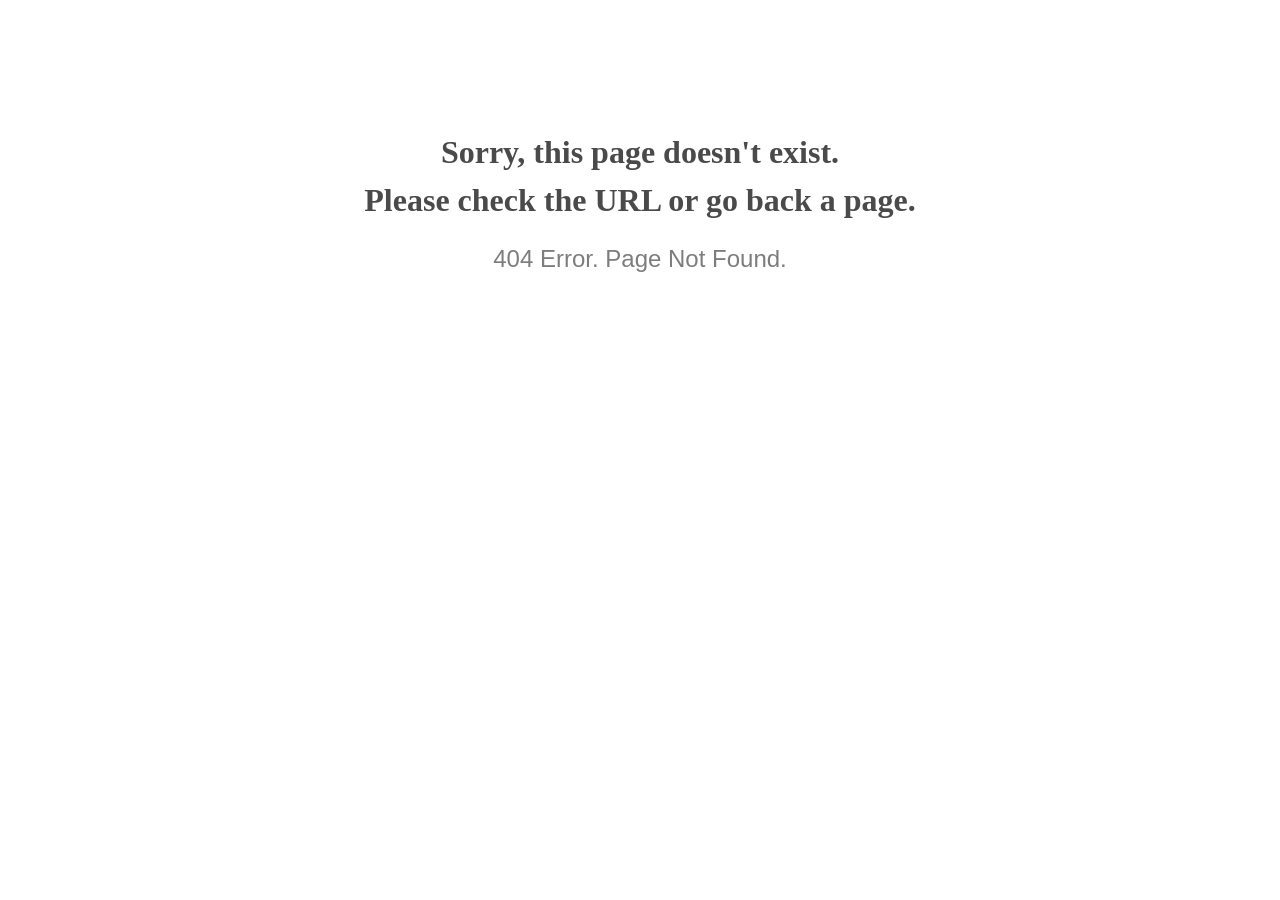
<file: ajax-load/donation-form.html>
<!doctype html>
<html lang="en">
<head>
  <meta charset="utf-8">
  <meta http-equiv="x-ua-compatible" content="ie=edge">
  <title>404 Error</title>
  <meta name="viewport" content="width=device-width, initial-scale=1">
  <style>
    @media screen and (max-width:500px) {
      body { font-size: .6em; } 
    }
  </style>
</head>

<body style="text-align: center;">

  <h1 style="font-family: Georgia, serif; color: #4a4a4a; margin-top: 4em; line-height: 1.5;">
    Sorry, this page doesn't exist.<br>Please check the URL or go back a page.
  </h1>
  
  <h2 style="  font-family: Verdana, sans-serif; color: #7d7d7d; font-weight: 300;">
    404 Error. Page Not Found.
  </h2>
  
</body>

</html>
</file>
<file: style.css>
/* =========================================================
   TECH JAGAT COMPUTER EDUCATION — ADCA WITH AI LANDING PAGE
   Design tokens
   ========================================================= */
:root{
  --navy:        #112252;   /* sampled directly from the supplied logo */
  --navy-deep:   #0A1430;
  --navy-mid:    #16265A;
  --navy-soft:   #1E3170;

  --paper:       #F5F7FC;
  --paper-alt:   #EDF0F9;
  --white:       #FFFFFF;

  --ink:         #131B34;
  --muted:       #5B6480;
  --muted-light: #8890AA;
  --line:        #E1E5F0;

  --gold:        #C99A45;
  --gold-deep:   #A87C2E;
  --gold-light:  #E7C787;

  --circuit:     #3E6BD6;   /* used only as a faint decorative glow, not as a UI accent */

  --radius-sm:   10px;
  --radius-md:   16px;
  --radius-lg:   26px;

  --shadow-sm:   0 2px 10px rgba(17,34,82,0.06);
  --shadow-md:   0 10px 30px rgba(17,34,82,0.10);
  --shadow-lg:   0 24px 60px rgba(10,20,48,0.18);

  --font-display: 'Space Grotesk', 'Segoe UI', sans-serif;
  --font-body:    'Inter', 'Segoe UI', sans-serif;

  --header-h: 76px;
}

*,*::before,*::after{ box-sizing:border-box; }
html{ scroll-behavior:smooth; scroll-padding-top: calc(var(--header-h) + 12px); }
body{
  margin:0;
  font-family: var(--font-body);
  color: var(--ink);
  background: var(--paper);
  -webkit-font-smoothing: antialiased;
  overflow-x: hidden;
}
img{ max-width:100%; display:block; }
ul{ margin:0; padding:0; list-style:none; }
a{ color:inherit; text-decoration:none; }
button{ font-family:inherit; }

@media (prefers-reduced-motion: reduce){
  html{ scroll-behavior:auto; }
  *,*::before,*::after{ animation-duration:0.001ms !important; animation-iteration-count:1 !important; transition-duration:0.001ms !important; }
}

.skip-link{
  position:absolute; left:-999px; top:0; background:var(--gold); color:var(--navy-deep);
  padding:10px 18px; z-index:200; font-weight:700; border-radius:0 0 8px 0;
}
.skip-link:focus{ left:0; }

:focus-visible{ outline: 3px solid var(--gold); outline-offset: 2px; }

.container{
  width:100%;
  max-width: 1240px;
  margin: 0 auto;
  padding: 0 24px;
}

h1,h2,h3,h4{
  font-family: var(--font-display);
  color: var(--navy-deep);
  line-height: 1.15;
  margin: 0;
  letter-spacing: -0.01em;
}
h2{ font-size: clamp(1.9rem, 3.4vw, 2.7rem); font-weight:700; }
h3{ font-size: 1.15rem; font-weight:600; }
p{ margin:0; line-height:1.7; color: var(--muted); }

/* =========== Buttons =========== */
.btn{
  display:inline-flex; align-items:center; justify-content:center; gap:8px;
  padding: 14px 26px;
  border-radius: 999px;
  font-weight: 700;
  font-size: 0.96rem;
  border: 2px solid transparent;
  cursor:pointer;
  transition: transform .18s ease, box-shadow .18s ease, background .18s ease, color .18s ease;
  white-space: nowrap;
}
.btn-lg{ padding:16px 32px; font-size:1.02rem; }
.btn-sm{ padding:10px 18px; font-size:0.88rem; }
.btn-accent{
  background: linear-gradient(135deg, var(--gold-light), var(--gold) 60%, var(--gold-deep));
  color: var(--navy-deep);
  box-shadow: 0 10px 24px rgba(169,124,46,0.35);
}
.btn-accent:hover{ transform: translateY(-2px); box-shadow: 0 14px 30px rgba(169,124,46,0.45); }
.btn-outline{
  border-color: var(--navy);
  color: var(--navy);
  background: transparent;
}
.btn-outline:hover{ background: var(--navy); color:#fff; transform: translateY(-2px); }
.btn-outline-light{
  border-color: rgba(255,255,255,0.55);
  color: #fff;
  background: transparent;
}
.btn-outline-light:hover{ background: rgba(255,255,255,0.12); transform: translateY(-2px); }

/* =========== Header / Nav =========== */
.site-header{
  position: sticky; top:0; z-index:100;
  background: var(--navy-deep);
  border-bottom: 1px solid rgba(255,255,255,0.08);
  height: var(--header-h);
  display:flex; align-items:center;
}
.nav-wrap{
  display:flex; align-items:center; justify-content:space-between; gap:20px;
}
.brand-logo{ height:44px; width:auto; }
.main-nav ul{ display:flex; gap: 30px; align-items:center; }
.main-nav a{
  color: rgba(255,255,255,0.86);
  font-weight:600; font-size:0.92rem;
  position:relative; padding: 6px 0;
}
.main-nav a::after{
  content:''; position:absolute; left:0; bottom:0; width:0; height:2px;
  background: var(--gold); transition: width .2s ease;
}
.main-nav a:hover::after, .main-nav a:focus-visible::after{ width:100%; }
.nav-actions{ display:flex; align-items:center; gap:16px; }

.hamburger{
  display:none; flex-direction:column; justify-content:center; gap:5px;
  width:40px; height:40px; background:none; border:none; cursor:pointer;
}
.hamburger span{ display:block; width:24px; height:2px; background:#fff; border-radius:2px; transition:.25s ease; }
.hamburger.is-open span:nth-child(1){ transform: translateY(7px) rotate(45deg); }
.hamburger.is-open span:nth-child(2){ opacity:0; }
.hamburger.is-open span:nth-child(3){ transform: translateY(-7px) rotate(-45deg); }

/* =========== Hero =========== */
.hero{
  position:relative;
  background: radial-gradient(120% 130% at 15% -10%, var(--navy-soft) 0%, var(--navy) 42%, var(--navy-deep) 100%);
  color:#fff;
  overflow:hidden;
  padding: 76px 0 100px;
}
.hero-bg{ position:absolute; inset:0; opacity:0.35; pointer-events:none; }
.circuit-svg{ width:100%; height:100%; }
.circuit-lines path{ fill:none; stroke: rgba(255,255,255,0.14); stroke-width:1.5; }
.circuit-nodes circle{ fill: var(--gold-light); opacity:0.5; }

.hero-grid{
  position:relative; z-index:1;
  display:grid; grid-template-columns: 1.15fr 0.85fr; gap:56px; align-items:center;
}
.badge{
  display:inline-flex; align-items:center; gap:9px;
  background: rgba(255,255,255,0.08);
  border:1px solid rgba(255,255,255,0.18);
  padding: 8px 16px; border-radius:999px;
  font-size:0.78rem; font-weight:700; letter-spacing:0.06em; text-transform:uppercase;
  color: var(--gold-light);
  margin-bottom:22px;
}
.badge-dot{ width:7px; height:7px; border-radius:50%; background: var(--gold); animation: pulse 1.8s ease-in-out infinite; }
@keyframes pulse{ 0%,100%{ opacity:1; transform:scale(1);} 50%{ opacity:.4; transform:scale(1.4);} }

.hero-headline{
  font-size: clamp(2.1rem, 4.4vw, 3.4rem);
  font-weight:700; color:#fff; letter-spacing:-0.015em;
  margin-bottom:22px;
}
.accent-text{ color: var(--gold-light); }
.hero-sub{
  color: rgba(255,255,255,0.78);
  font-size:1.05rem; max-width: 620px; margin-bottom:26px;
}
.hero-course-tag{
  display:flex; align-items:center; gap:14px; flex-wrap:wrap;
  margin-bottom:32px;
}
.hct-name{
  font-family: var(--font-display); font-weight:700; font-size:1.15rem; color:#fff;
  border: 1.5px solid var(--gold); padding:6px 16px; border-radius:999px;
}
.hct-line{ width:26px; height:1px; background: rgba(255,255,255,0.3); }
.hct-desc{ color: rgba(255,255,255,0.65); font-size:0.92rem; }

.hero-ctas{ display:flex; gap:16px; flex-wrap:wrap; margin-bottom:22px; }
.hero-trust{
  color: rgba(255,255,255,0.55); font-size:0.86rem; font-weight:600; letter-spacing:0.02em;
}

.hero-media{ position:relative; }
.hero-photo-frame{
  border-radius: var(--radius-lg);
  overflow:hidden;
  aspect-ratio: 3/4;
  box-shadow: var(--shadow-lg);
  border: 1px solid rgba(255,255,255,0.14);
  position:relative;
}
.hero-photo-frame::after{
  content:''; position:absolute; inset:0;
  background: linear-gradient(200deg, transparent 55%, rgba(10,20,48,0.65) 100%);
}
.hero-photo-frame img{ width:100%; height:100%; object-fit:cover; }
.hero-duration-card{
  position:absolute; left:-18px; bottom:-22px;
  background: linear-gradient(135deg, var(--gold-light), var(--gold));
  color: var(--navy-deep);
  border-radius: var(--radius-md);
  padding: 18px 22px;
  box-shadow: var(--shadow-lg);
  display:flex; align-items:center; gap:12px;
  max-width: 250px;
}
.hdc-num{ font-family: var(--font-display); font-size:2.4rem; font-weight:700; line-height:1; }
.hdc-label{ font-size:0.78rem; font-weight:700; line-height:1.3; text-transform:uppercase; letter-spacing:0.01em; }

/* =========== Stats strip =========== */
.stats-strip{
  background: var(--white);
  margin-top: -46px;
  position:relative; z-index:2;
  padding: 0 0 0;
}
.stats-grid{
  display:grid; grid-template-columns: repeat(4,1fr); gap:20px;
  background: var(--white);
  border-radius: var(--radius-lg);
  box-shadow: var(--shadow-md);
  padding: 34px 20px;
  border: 1px solid var(--line);
}
.stat-card{ text-align:center; padding: 8px 10px; border-right: 1px solid var(--line); }
.stat-card:last-child{ border-right:none; }
.stat-num{
  display:block; font-family: var(--font-display); font-size: 2.2rem; font-weight:700; color: var(--navy);
}
.stat-label{ display:block; font-size:0.82rem; color: var(--muted); font-weight:600; margin-top:6px; }

/* =========== Section generic =========== */
.section{ padding: 96px 0; }
.section-tint{ background: var(--paper-alt); }
.section-dark{
  background: linear-gradient(175deg, var(--navy-deep), var(--navy) 60%, var(--navy-deep));
  color:#fff;
}
.section-head{ max-width: 720px; margin-bottom: 52px; }
.section-head.center{ margin-left:auto; margin-right:auto; text-align:center; }
.eyebrow{
  display:inline-block; font-size:0.78rem; font-weight:700; letter-spacing:0.12em; text-transform:uppercase;
  color: var(--gold-deep); margin-bottom:12px;
}
.eyebrow-light{ color: var(--gold-light); }
.eyebrow-ai{ color: var(--gold-light); }
.section-head.light h2{ color:#fff; }
.section-sub{ margin-top:16px; font-size:1.02rem; }
.sub-light{ color: rgba(255,255,255,0.72); }

/* =========== Why this course / compare =========== */
.compare-grid{
  display:grid; grid-template-columns: 1fr auto 1fr; gap:28px; align-items:stretch;
  max-width: 980px; margin: 0 auto;
}
.compare-card{
  background: var(--white); border:1px solid var(--line); border-radius: var(--radius-lg);
  padding: 36px 32px; box-shadow: var(--shadow-sm); position:relative;
}
.compare-card h3{ margin-bottom:20px; }
.compare-old{ opacity:0.75; }
.compare-list li{
  padding: 10px 0 10px 26px; border-bottom:1px dashed var(--line); color: var(--muted); font-weight:500;
  position:relative;
}
.compare-list li::before{ content:'—'; position:absolute; left:0; color: var(--muted-light); }
.compare-list li:last-child{ border-bottom:none; }
.compare-new{
  border-color: var(--gold);
  background: linear-gradient(180deg, #FFFDF8, #FFF9EE);
}
.compare-flag{
  position:absolute; top:-14px; right:24px;
  background: var(--navy); color:#fff; font-size:0.7rem; font-weight:700; letter-spacing:0.05em;
  padding:6px 14px; border-radius:999px; text-transform:uppercase;
}
.compare-list-new li{ color: var(--ink); font-weight:600; }
.compare-list-new li::before{ content:'✓'; color: var(--gold-deep); font-weight:800; }
.compare-vs{
  align-self:center; font-family: var(--font-display); font-weight:700; color: var(--muted-light);
  font-size:1rem; background: var(--paper-alt); border-radius:50%; width:52px; height:52px;
  display:flex; align-items:center; justify-content:center; border:1px solid var(--line);
}

/* =========== Journey timeline =========== */
.journey-track{
  display:grid; grid-template-columns: repeat(6, 1fr); gap:0; position:relative;
}
.journey-track::before{
  content:''; position:absolute; top:22px; left:4%; right:4%; height:2px;
  background: repeating-linear-gradient(90deg, var(--gold) 0 10px, transparent 10px 18px);
  z-index:0;
}
.journey-phase{ position:relative; padding: 0 10px; display:flex; flex-direction:column; align-items:center; }
.jp-node{
  width:46px; height:46px; border-radius:50%;
  background: linear-gradient(135deg, var(--gold-light), var(--gold));
  color: var(--navy-deep);
  display:flex; align-items:center; justify-content:center;
  font-family: var(--font-display); font-weight:700; font-size:1rem;
  box-shadow: 0 0 0 6px var(--navy-deep), 0 8px 20px rgba(0,0,0,0.35);
  margin-bottom:22px; z-index:1;
}
.jp-card{
  background: rgba(255,255,255,0.05);
  border: 1px solid rgba(255,255,255,0.12);
  border-radius: var(--radius-md);
  padding: 22px 18px;
  width:100%;
  min-height: 250px;
  backdrop-filter: blur(6px);
}
.jp-months{
  display:inline-block; font-size:0.72rem; font-weight:700; letter-spacing:0.05em; text-transform:uppercase;
  color: var(--gold-light); margin-bottom:8px;
}
.jp-card h3{ color:#fff; font-size:1.02rem; margin-bottom:12px; }
.jp-card ul li{
  font-size:0.85rem; color: rgba(255,255,255,0.72); padding: 5px 0 5px 16px; position:relative; line-height:1.4;
}
.jp-card ul li::before{ content:''; position:absolute; left:0; top:13px; width:5px; height:5px; border-radius:50%; background: var(--gold); }
.jp-note{ margin-top:12px; font-size:0.76rem; color: rgba(255,255,255,0.5); font-style:italic; line-height:1.5; }
.jp-ai .jp-card{ border-color: var(--gold); background: rgba(201,154,69,0.08); }
.jp-ai .jp-node{ box-shadow: 0 0 0 6px var(--navy-deep), 0 0 24px rgba(201,154,69,0.6); }

/* =========== Skills grid =========== */
.skills-grid{ display:grid; grid-template-columns: repeat(3, 1fr); gap:24px; }
.skill-card{
  background: var(--white); border:1px solid var(--line); border-radius: var(--radius-md);
  padding: 30px 26px; box-shadow: var(--shadow-sm); transition: transform .2s ease, box-shadow .2s ease;
}
.skill-card:hover{ transform: translateY(-4px); box-shadow: var(--shadow-md); }
.skill-icon{
  width:52px; height:52px; border-radius:14px; background: var(--paper-alt);
  display:flex; align-items:center; justify-content:center; margin-bottom:18px;
}
.skill-icon svg{ width:26px; height:26px; fill:none; stroke: var(--navy); stroke-width:2; stroke-linecap:round; stroke-linejoin:round; }
.skill-card h3{ margin-bottom:14px; }
.skill-card ul li{ font-size:0.9rem; color: var(--muted); padding:4px 0; }
.skill-card-ai{ border-color: var(--gold); background: linear-gradient(180deg, #FFFDF8, #fff); }
.skill-card-ai .skill-icon{ background: linear-gradient(135deg, var(--gold-light), var(--gold)); }
.skill-card-ai .skill-icon svg{ stroke: var(--navy-deep); }

/* =========== AI section =========== */
.section-ai{
  position:relative;
  background: linear-gradient(175deg, var(--navy-deep), var(--navy-mid));
  color:#fff; overflow:hidden;
}
.ai-bg-pattern{
  position:absolute; inset:0;
  background-image: radial-gradient(circle at 20% 20%, rgba(62,107,214,0.18), transparent 40%),
                     radial-gradient(circle at 85% 70%, rgba(201,154,69,0.14), transparent 45%);
}
.ai-grid{ position:relative; display:grid; grid-template-columns: repeat(3,1fr); gap:22px; }
.ai-card{
  background: rgba(255,255,255,0.05);
  border:1px solid rgba(255,255,255,0.12);
  border-radius: var(--radius-md);
  padding: 28px 24px;
  transition: transform .2s ease, border-color .2s ease;
}
.ai-card:hover{ transform: translateY(-4px); border-color: var(--gold); }
.ai-card-num{
  font-family: var(--font-display); font-size:0.85rem; font-weight:700; color: var(--gold-light);
  letter-spacing:0.06em;
}
.ai-card h3{ color:#fff; margin: 12px 0 8px; font-size:1.06rem; }
.ai-card p{ color: rgba(255,255,255,0.68); font-size:0.9rem; }

/* =========== Career pathways =========== */
.careers-grid{ display:grid; grid-template-columns: repeat(4, 1fr); gap:22px; }
.career-card{
  background: var(--white); border:1px solid var(--line); border-radius: var(--radius-md);
  padding: 28px 22px; box-shadow: var(--shadow-sm); display:flex; flex-direction:column;
}
.career-tag{ font-size:0.72rem; font-weight:700; letter-spacing:0.08em; text-transform:uppercase; color: var(--muted-light); }
.career-card h3{ margin: 10px 0 12px; font-size:1.08rem; }
.career-skills{ font-size:0.86rem; font-weight:600; color: var(--navy); margin-bottom:16px; line-height:1.5; }
.career-label{ font-size:0.76rem; font-weight:700; text-transform:uppercase; letter-spacing:0.04em; color: var(--muted-light); margin-bottom:8px; }
.career-card ul li{ font-size:0.86rem; color: var(--muted); padding: 4px 0 4px 16px; position:relative; }
.career-card ul li::before{ content:''; position:absolute; left:0; top:12px; width:5px; height:5px; border-radius:50%; background: var(--gold); }
.career-card-ai{ border-color: var(--gold); background: linear-gradient(180deg, #FFFDF8, #fff); }

/* =========== Projects =========== */
.projects-grid{ display:grid; grid-template-columns: repeat(3, 1fr); gap:22px; }
.project-card{
  background: var(--white); border:1px solid var(--line); border-radius: var(--radius-md);
  padding: 26px 24px; box-shadow: var(--shadow-sm);
}
.project-card h3{ margin-bottom:14px; font-size:1.02rem; }
.project-card ul li{ font-size:0.87rem; color: var(--muted); padding: 4px 0; }
.project-card-ai{ border-color: var(--gold); background: linear-gradient(180deg, #FFFDF8, #fff); }
.project-card-capstone{
  background: linear-gradient(135deg, var(--navy), var(--navy-deep)); color:#fff; display:flex; flex-direction:column; justify-content:center;
}
.project-card-capstone h3{ color: var(--gold-light); }
.project-card-capstone p{ color: rgba(255,255,255,0.78); font-size:0.9rem; }

/* =========== Portfolio =========== */
.portfolio-grid{ display:grid; grid-template-columns: 1fr 1fr; gap:60px; align-items:center; }
.portfolio-copy p{ margin-top:18px; }
.pull-quote{
  font-family: var(--font-display); font-size:1.3rem; font-weight:600; color: var(--navy);
  border-left: 3px solid var(--gold); padding-left:20px; margin: 22px 0; font-style:normal; line-height:1.5;
}
.pull-quote-sm{ font-size:1.02rem; }
.portfolio-stack{ display:flex; flex-direction:column; gap:10px; }
.pf-item{
  display:flex; align-items:center; gap:16px;
  background: var(--white); border:1px solid var(--line); border-radius: 12px;
  padding: 14px 20px; font-weight:600; color: var(--ink); box-shadow: var(--shadow-sm);
  transform: translateX(0);
}
.pf-item span{
  font-family: var(--font-display); font-weight:700; color: var(--gold-deep); font-size:0.85rem; width:22px;
}
.pf-item-final{ background: linear-gradient(135deg, var(--navy), var(--navy-deep)); color:#fff; border-color: var(--navy); }
.pf-item-final span{ color: var(--gold-light); }
.pf-item:nth-child(even){ margin-left: 26px; }

/* =========== Career launch steps =========== */
.launch-steps{ display:grid; grid-template-columns: repeat(5, 1fr); gap:18px; }
.launch-step{
  background: rgba(255,255,255,0.05); border:1px solid rgba(255,255,255,0.12); border-radius: var(--radius-md);
  padding: 30px 18px; text-align:center;
}
.ls-num{
  font-family: var(--font-display); font-size:1.6rem; font-weight:700; color: var(--gold-light); margin-bottom:14px;
}
.launch-step h3{ color:#fff; font-size:0.98rem; }

/* =========== Faculty =========== */
.faculty-card{
  display:grid; grid-template-columns: 260px 1fr; gap:44px; align-items:center;
  background: var(--white); border:1px solid var(--line); border-radius: var(--radius-lg);
  padding: 40px; box-shadow: var(--shadow-md); max-width: 980px; margin:0 auto;
}
.faculty-photo{ border-radius: var(--radius-md); overflow:hidden; box-shadow: var(--shadow-sm); border:1px solid var(--line); }
.faculty-photo img{ width:100%; aspect-ratio: 3/4.2; object-fit:cover; }
.faculty-role{ color: var(--gold-deep); font-weight:700; margin: 4px 0 14px; }
.faculty-info p{ margin-bottom: 6px; }
.faculty-exp-label{ font-weight:700; color: var(--ink); margin-top:18px; font-size:0.88rem; }
.faculty-tags{ display:flex; flex-wrap:wrap; gap:8px; margin-top:10px; }
.faculty-tags span{
  background: var(--paper-alt); border:1px solid var(--line); border-radius:999px;
  padding: 6px 14px; font-size:0.8rem; font-weight:600; color: var(--navy);
}

/* =========== Why TECH Jagat =========== */
.why-grid{ display:grid; grid-template-columns: repeat(4, 1fr); gap:20px; margin-bottom:40px; }
.why-card{
  background: var(--white); border:1px solid var(--line); border-radius: var(--radius-md);
  padding: 26px 22px; box-shadow: var(--shadow-sm);
}
.why-num{ font-family: var(--font-display); font-weight:700; color: var(--gold-deep); font-size:1rem; }
.why-card h3{ margin-top:10px; font-size:1rem; }
.why-affil{ text-align:center; font-size:0.86rem; color: var(--muted); font-style:italic; margin-bottom: 44px; }
.gallery-strip{ display:grid; grid-template-columns:1fr 1fr 1fr; gap:20px; }
.gallery-strip img{ border-radius: var(--radius-md); width:100%; height:280px; object-fit:cover; box-shadow: var(--shadow-sm); }

/* =========== Fee card =========== */
.fee-card{
  max-width: 560px; margin: 0 auto; text-align:center;
  background: linear-gradient(180deg, #fff, var(--paper-alt));
  border: 1px solid var(--line); border-radius: var(--radius-lg);
  padding: 46px 40px; box-shadow: var(--shadow-md);
  position:relative; overflow:hidden;
}
.fee-card::before{
  content:''; position:absolute; top:-40%; right:-20%; width:280px; height:280px; border-radius:50%;
  background: radial-gradient(circle, rgba(201,154,69,0.18), transparent 70%);
}
.fee-card-top{ display:flex; justify-content:center; align-items:center; gap:14px; margin-bottom:18px; flex-wrap:wrap; position:relative; }
.fee-program{ font-weight:700; color: var(--navy); font-size:0.92rem; }
.fee-offer-badge{
  background: var(--gold); color: var(--navy-deep); font-size:0.72rem; font-weight:700;
  text-transform:uppercase; letter-spacing:0.04em; padding: 5px 12px; border-radius:999px;
}
.fee-amount{
  font-family: var(--font-display); font-size: clamp(2.6rem, 6vw, 3.6rem); font-weight:700; color: var(--navy-deep);
  position:relative; margin-bottom:18px;
}
.fee-breakdown{
  display:flex; flex-wrap:wrap; justify-content:center; gap:10px; align-items:center;
  font-size:0.86rem; font-weight:600; color: var(--muted); margin-bottom:26px;
}
.fee-plus{ color: var(--gold-deep); font-weight:700; }
.fee-payment{
  background: var(--white); border:1px solid var(--line); border-radius: var(--radius-md);
  padding: 18px 22px; margin-bottom:14px; position:relative;
}
.fee-payment-row{ display:flex; justify-content:space-between; padding:8px 0; font-size:0.94rem; }
.fee-payment-row strong{ color: var(--navy); font-family: var(--font-display); }
.fee-note{ font-size:0.82rem; color: var(--muted-light); margin-bottom:26px; }
.fee-cta{ width:100%; }

/* =========== Parent section =========== */
.section-parent{
  background: linear-gradient(180deg, var(--paper), var(--paper-alt));
}
.parent-grid{ display:flex; justify-content:center; }
.parent-copy{ max-width: 720px; text-align:center; }
.parent-copy p{ margin: 18px 0 26px; font-size:1.02rem; }
.parent-list{
  display:flex; flex-wrap:wrap; gap:10px; justify-content:center; margin-bottom:28px;
}
.parent-list li{
  background: var(--white); border:1px solid var(--line); border-radius:999px;
  padding: 9px 18px; font-size:0.86rem; font-weight:600; color: var(--navy);
}
.section-parent .pull-quote{ text-align:left; display:inline-block; }

/* =========== FAQ =========== */
.faq-list{ max-width: 760px; margin: 0 auto; }
.faq-item{ border-bottom: 1px solid var(--line); }
.faq-q{
  width:100%; background:none; border:none; cursor:pointer;
  display:flex; justify-content:space-between; align-items:center; gap:20px;
  padding: 22px 4px; text-align:left; font-family: var(--font-display); font-size:1.02rem; font-weight:600; color: var(--ink);
}
.faq-icon{ position:relative; width:18px; height:18px; flex-shrink:0; }
.faq-icon::before, .faq-icon::after{
  content:''; position:absolute; background: var(--navy); border-radius:2px;
}
.faq-icon::before{ width:18px; height:2px; top:8px; left:0; }
.faq-icon::after{ width:2px; height:18px; top:0; left:8px; transition: transform .2s ease; }
.faq-q[aria-expanded="true"] .faq-icon::after{ transform: rotate(90deg); opacity:0; }
.faq-a{
  max-height:0; overflow:hidden; transition: max-height .28s ease, padding .28s ease;
  padding: 0 4px;
}
.faq-a p{ padding-bottom:20px; font-size:0.96rem; }
.faq-item.is-open .faq-a{ max-height: 300px; }

/* =========== Enquiry form =========== */
.enquiry-form{
  max-width: 720px; margin: 0 auto;
  background: var(--white); border:1px solid var(--line); border-radius: var(--radius-lg);
  padding: 40px; box-shadow: var(--shadow-md);
}
.form-row{ display:grid; grid-template-columns: 1fr 1fr; gap:20px; }
.form-field{ margin-bottom:20px; display:flex; flex-direction:column; }
.form-field label{ font-size:0.86rem; font-weight:700; color: var(--ink); margin-bottom:8px; }
.form-field input, .form-field select, .form-field textarea{
  border: 1.5px solid var(--line); border-radius: var(--radius-sm);
  padding: 13px 14px; font-size:0.96rem; font-family:inherit; color: var(--ink);
  background: var(--paper); transition: border-color .18s ease;
}
.form-field input:focus, .form-field select:focus, .form-field textarea:focus{
  border-color: var(--gold); outline:none; background: #fff;
}
.form-field textarea{ resize: vertical; min-height: 90px; }
.form-field.has-error input, .form-field.has-error select{ border-color:#D4483D; }
.field-error{ color:#D4483D; font-size:0.78rem; margin-top:6px; min-height:1em; }
.form-status{ font-size:0.92rem; font-weight:600; margin-bottom:16px; min-height:1.4em; }
.form-status.success{ color:#1F8A4C; }
.form-status.error{ color:#D4483D; }
.form-submit{ width:100%; }
.form-note{ text-align:center; font-size:0.78rem; color: var(--muted-light); margin-top:16px; }

/* =========== Final CTA =========== */
.final-cta{
  background: linear-gradient(135deg, var(--navy-deep), var(--navy) 55%, var(--navy-soft));
  color:#fff; padding: 90px 0; text-align:center;
}
.final-cta-inner h2{ color:#fff; font-size: clamp(1.9rem, 3.6vw, 2.6rem); margin-bottom:16px; }
.final-cta-inner p{ color: rgba(255,255,255,0.78); font-size:1.05rem; margin-bottom:32px; }
.final-cta-btns{ justify-content:center; margin-bottom:20px; }
.final-cta-note{ color: rgba(255,255,255,0.5); font-size:0.86rem; }

/* =========== Contact =========== */
.contact-grid{ display:grid; grid-template-columns: 1fr 1fr; gap:40px; align-items:stretch; }
.contact-info{
  background: var(--white); border:1px solid var(--line); border-radius: var(--radius-lg);
  padding: 36px; box-shadow: var(--shadow-sm);
}
.contact-dl{ margin: 20px 0; }
.contact-dl dt{ font-size:0.74rem; font-weight:700; text-transform:uppercase; letter-spacing:0.05em; color: var(--muted-light); margin-top:16px; }
.contact-dl dd{ margin:4px 0 0; font-weight:600; color: var(--ink); }
.contact-dl a:hover{ color: var(--gold-deep); }
.contact-btns{ display:flex; flex-wrap:wrap; gap:12px; margin-top:20px; }
.contact-map{ border-radius: var(--radius-lg); overflow:hidden; box-shadow: var(--shadow-sm); border:1px solid var(--line); min-height:340px; }
.contact-map iframe{ width:100%; height:100%; min-height:340px; border:0; }

/* =========== Footer =========== */
.site-footer{ background: var(--navy-deep); color: rgba(255,255,255,0.7); padding: 64px 0 0; }
.footer-grid{ display:grid; grid-template-columns: 1.4fr 1fr 1fr; gap:40px; padding-bottom:44px; border-bottom:1px solid rgba(255,255,255,0.1); }
.footer-logo{ height:40px; width:auto; margin-bottom:14px; filter: brightness(0) invert(1); opacity:0.92; }
.footer-brand p{ color: rgba(255,255,255,0.55); font-size:0.9rem; }
.footer-links h4, .footer-contact h4{ color:#fff; font-family: var(--font-display); font-size:0.95rem; margin-bottom:16px; }
.footer-links ul li{ margin-bottom:10px; }
.footer-links a:hover, .footer-contact a:hover{ color: var(--gold-light); }
.footer-contact p{ color: rgba(255,255,255,0.6); font-size:0.9rem; margin-bottom:8px; }
.footer-bottom{ padding: 26px 0 100px; display:flex; flex-direction:column; gap:10px; }
.footer-bottom p{ font-size:0.8rem; color: rgba(255,255,255,0.45); }
.footer-disclaimer{ max-width:760px; line-height:1.6; }

/* =========== Mobile floating CTA =========== */
.mobile-cta-bar{
  display:none; position:fixed; bottom:0; left:0; right:0; z-index:150;
  background: var(--white); box-shadow: 0 -6px 20px rgba(0,0,0,0.12);
  border-top:1px solid var(--line);
}
.mobile-cta-btn{
  flex:1; display:flex; align-items:center; justify-content:center; gap:8px;
  padding: 15px 0; font-weight:700; font-size:0.92rem; color: var(--navy);
}
.mobile-cta-whatsapp{ background:#25D366; color:#fff; }

/* =========================================================
   RESPONSIVE
   ========================================================= */
@media (max-width: 1024px){
  .hero-grid{ grid-template-columns: 1fr; }
  .hero-media{ max-width: 420px; margin: 0 auto; }
  .stats-grid{ grid-template-columns: repeat(2,1fr); }
  .stat-card:nth-child(2){ border-right:none; }
  .stat-card{ border-bottom:1px solid var(--line); padding-bottom:20px; }
  .stat-card:nth-child(3), .stat-card:nth-child(4){ border-bottom:none; }
  .compare-grid{ grid-template-columns:1fr; }
  .compare-vs{ margin: 0 auto; }
  .journey-track{ grid-template-columns: repeat(3, 1fr); row-gap:36px; }
  .journey-track::before{ display:none; }
  .skills-grid{ grid-template-columns: repeat(2,1fr); }
  .careers-grid{ grid-template-columns: repeat(2,1fr); }
  .projects-grid{ grid-template-columns: repeat(2,1fr); }
  .ai-grid{ grid-template-columns: repeat(2,1fr); }
  .launch-steps{ grid-template-columns: repeat(3,1fr); }
  .portfolio-grid{ grid-template-columns:1fr; }
  .why-grid{ grid-template-columns: repeat(2,1fr); }
  .gallery-strip{ grid-template-columns: 1fr 1fr; }
  .faculty-card{ grid-template-columns:1fr; text-align:center; padding:32px; }
  .faculty-photo{ max-width:220px; margin: 0 auto; }
  .faculty-tags{ justify-content:center; }
  .contact-grid{ grid-template-columns:1fr; }
}

@media (max-width: 860px){
  .main-nav{
    position:fixed; top: var(--header-h); left:0; right:0; bottom:0;
    background: var(--navy-deep);
    transform: translateX(100%);
    transition: transform .3s ease;
    padding: 30px 24px; overflow-y:auto;
  }
  .main-nav.is-open{ transform: translateX(0); }
  .main-nav ul{ flex-direction:column; gap:4px; align-items:stretch; }
  .main-nav a{ display:block; padding: 14px 6px; font-size:1.05rem; border-bottom:1px solid rgba(255,255,255,0.08); }
  .nav-actions .btn-accent.btn-sm{ display:none; }
  .hamburger{ display:flex; }
  .mobile-cta-bar{ display:flex; }
  body{ padding-bottom: 64px; }
  .final-cta-btns .btn, .hero-ctas .btn{ width:100%; }
  .hero-ctas, .final-cta-btns{ flex-direction:column; }
}

@media (max-width: 640px){
  .section{ padding: 64px 0; }
  h2{ font-size: clamp(1.6rem, 6vw, 2rem); }
  .journey-track{ grid-template-columns: 1fr; }
  .skills-grid, .careers-grid, .projects-grid, .ai-grid, .why-grid{ grid-template-columns: 1fr; }
  .launch-steps{ grid-template-columns: repeat(2,1fr); }
  .stats-grid{ grid-template-columns: repeat(2,1fr); padding: 26px 16px; }
  .form-row{ grid-template-columns:1fr; }
  .fee-card{ padding: 34px 22px; }
  .hero{ padding-top: 56px; }
  .hero-duration-card{ left:0; bottom:-18px; }
  .pf-item:nth-child(even){ margin-left:0; }
  .footer-grid{ grid-template-columns:1fr; gap:30px; }
}
</file>
